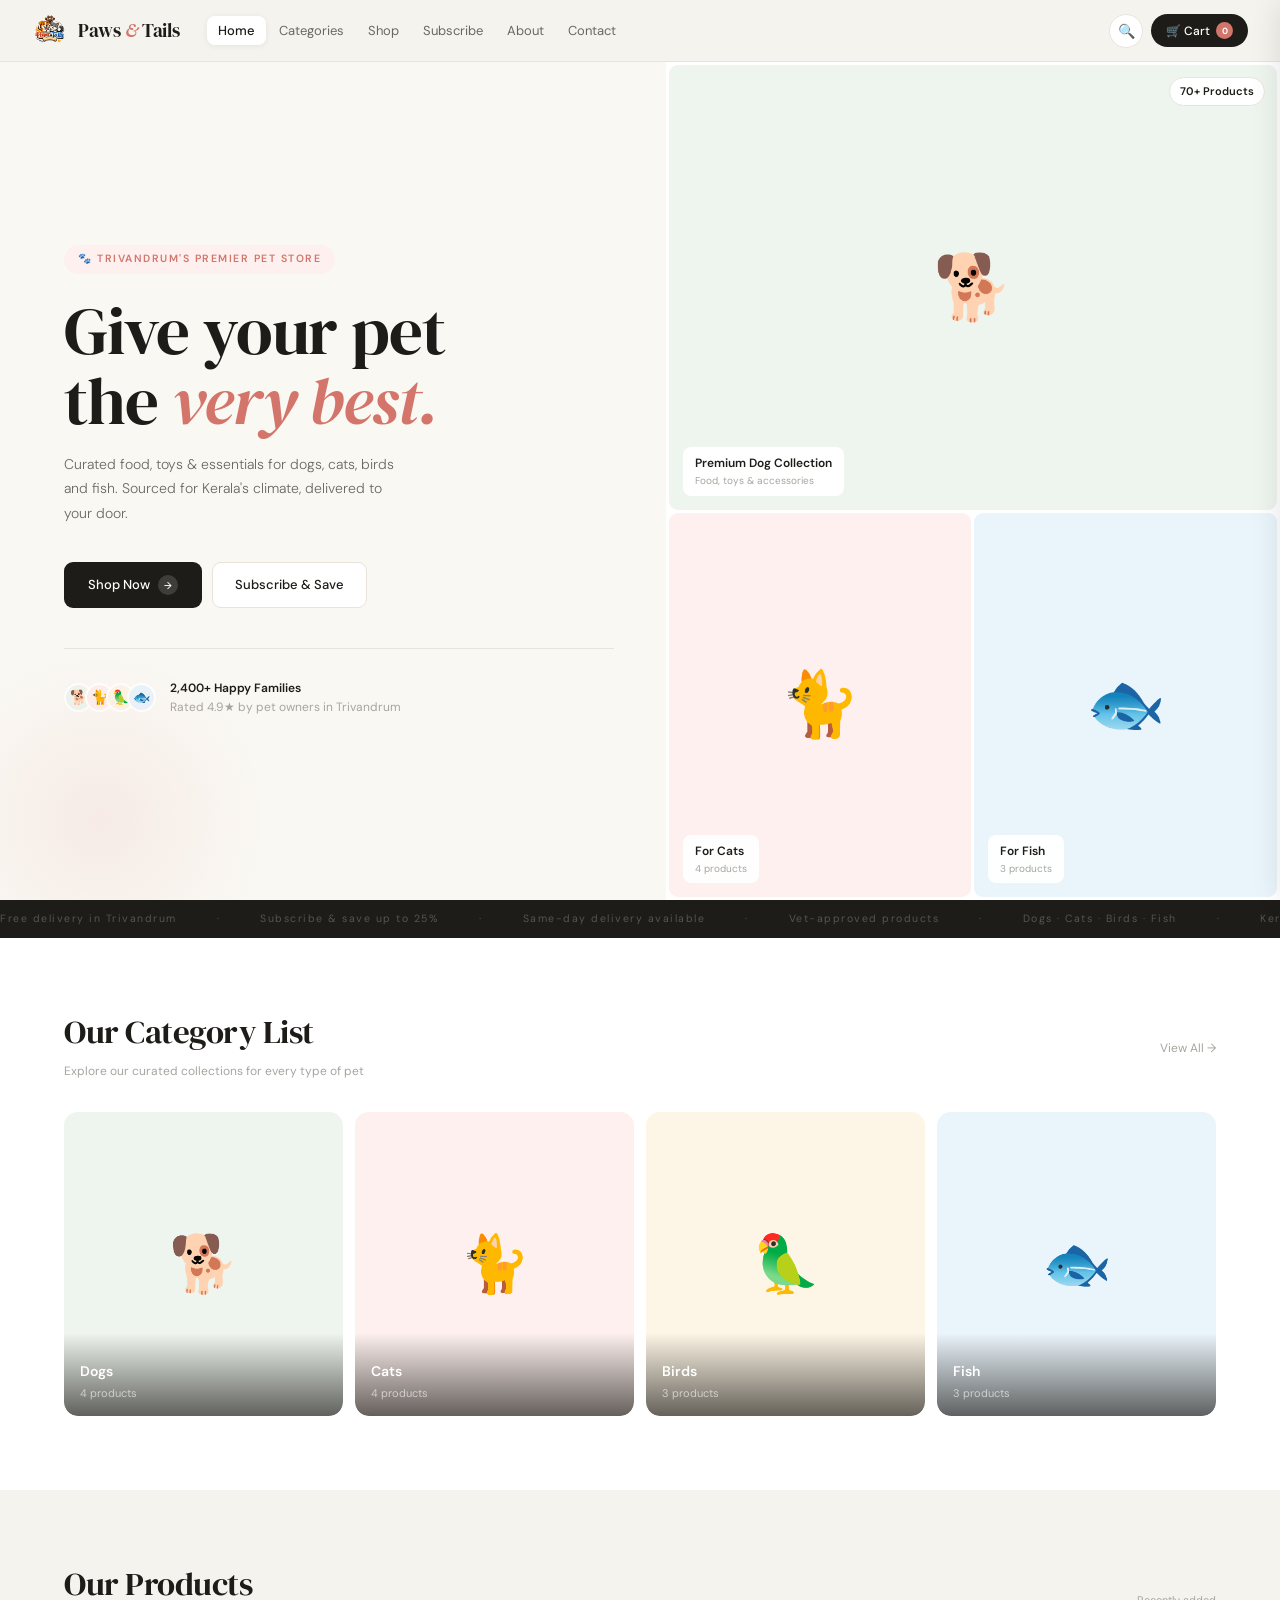
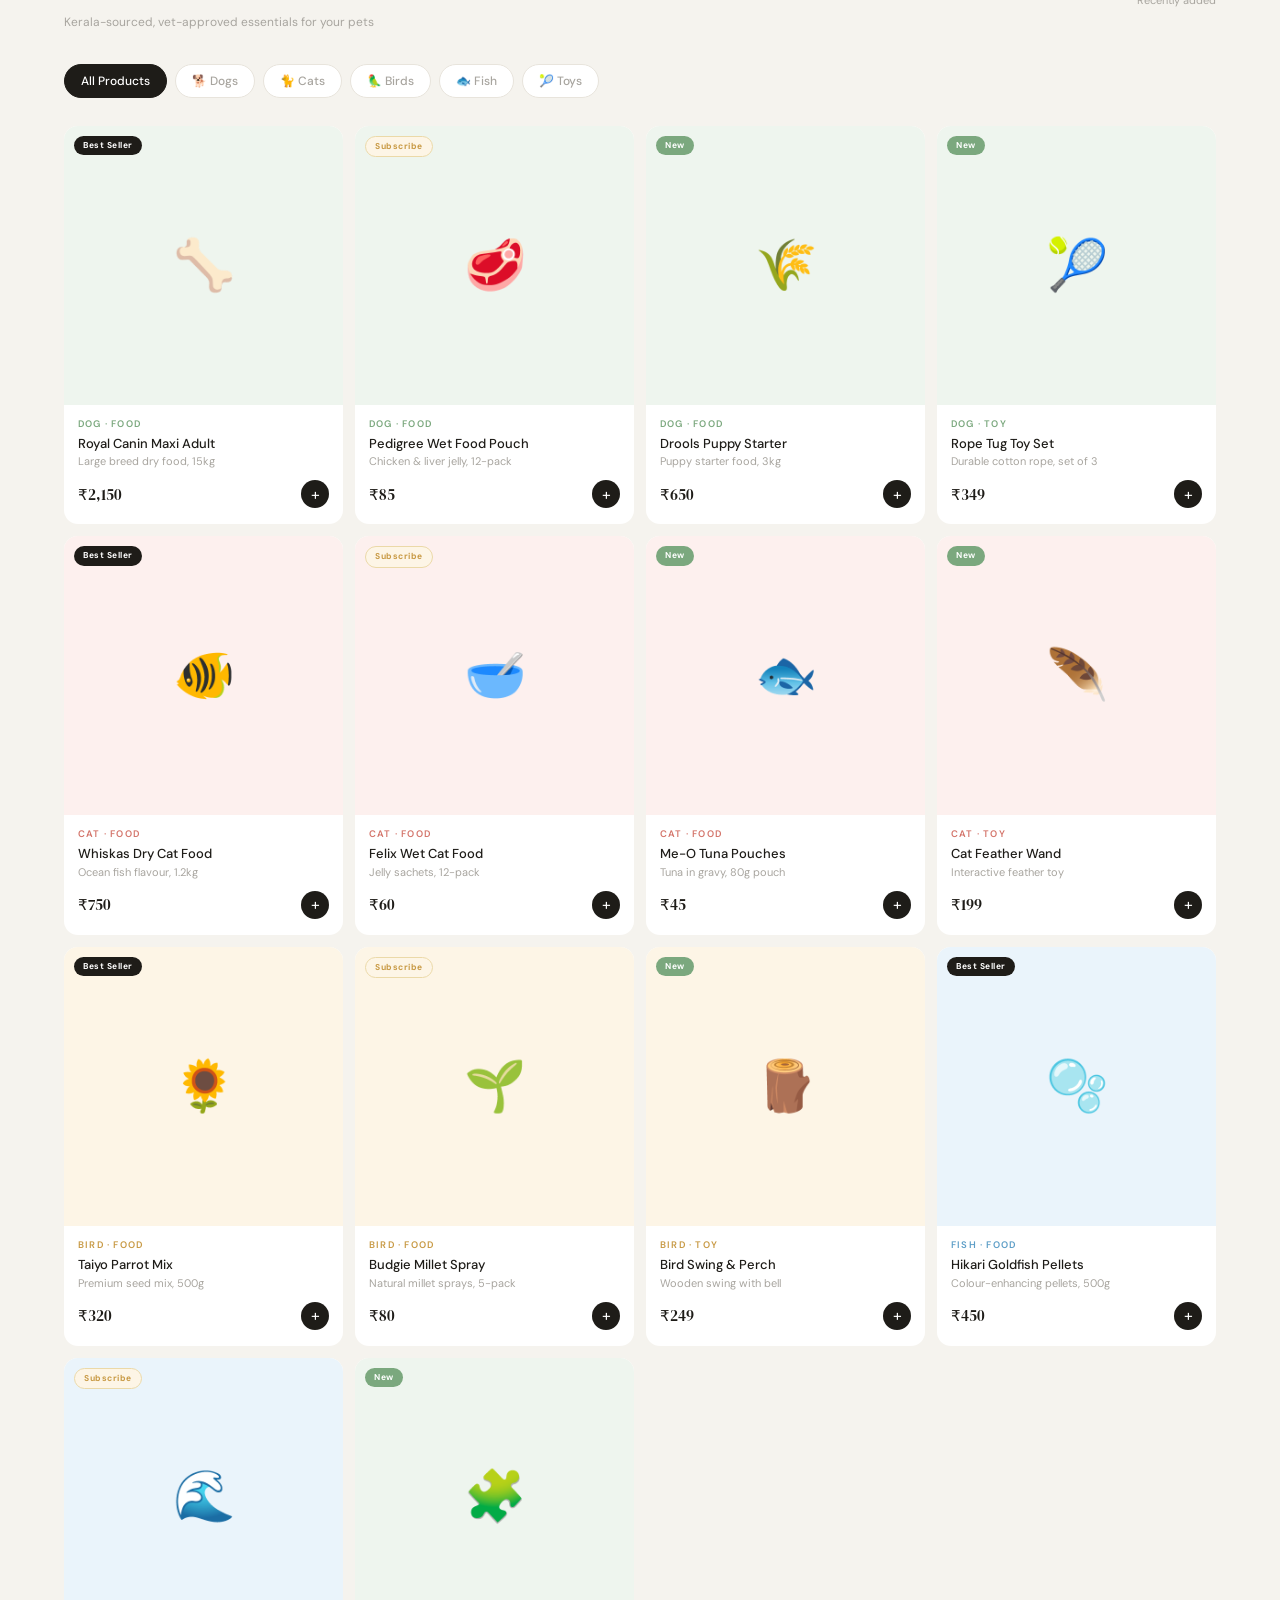
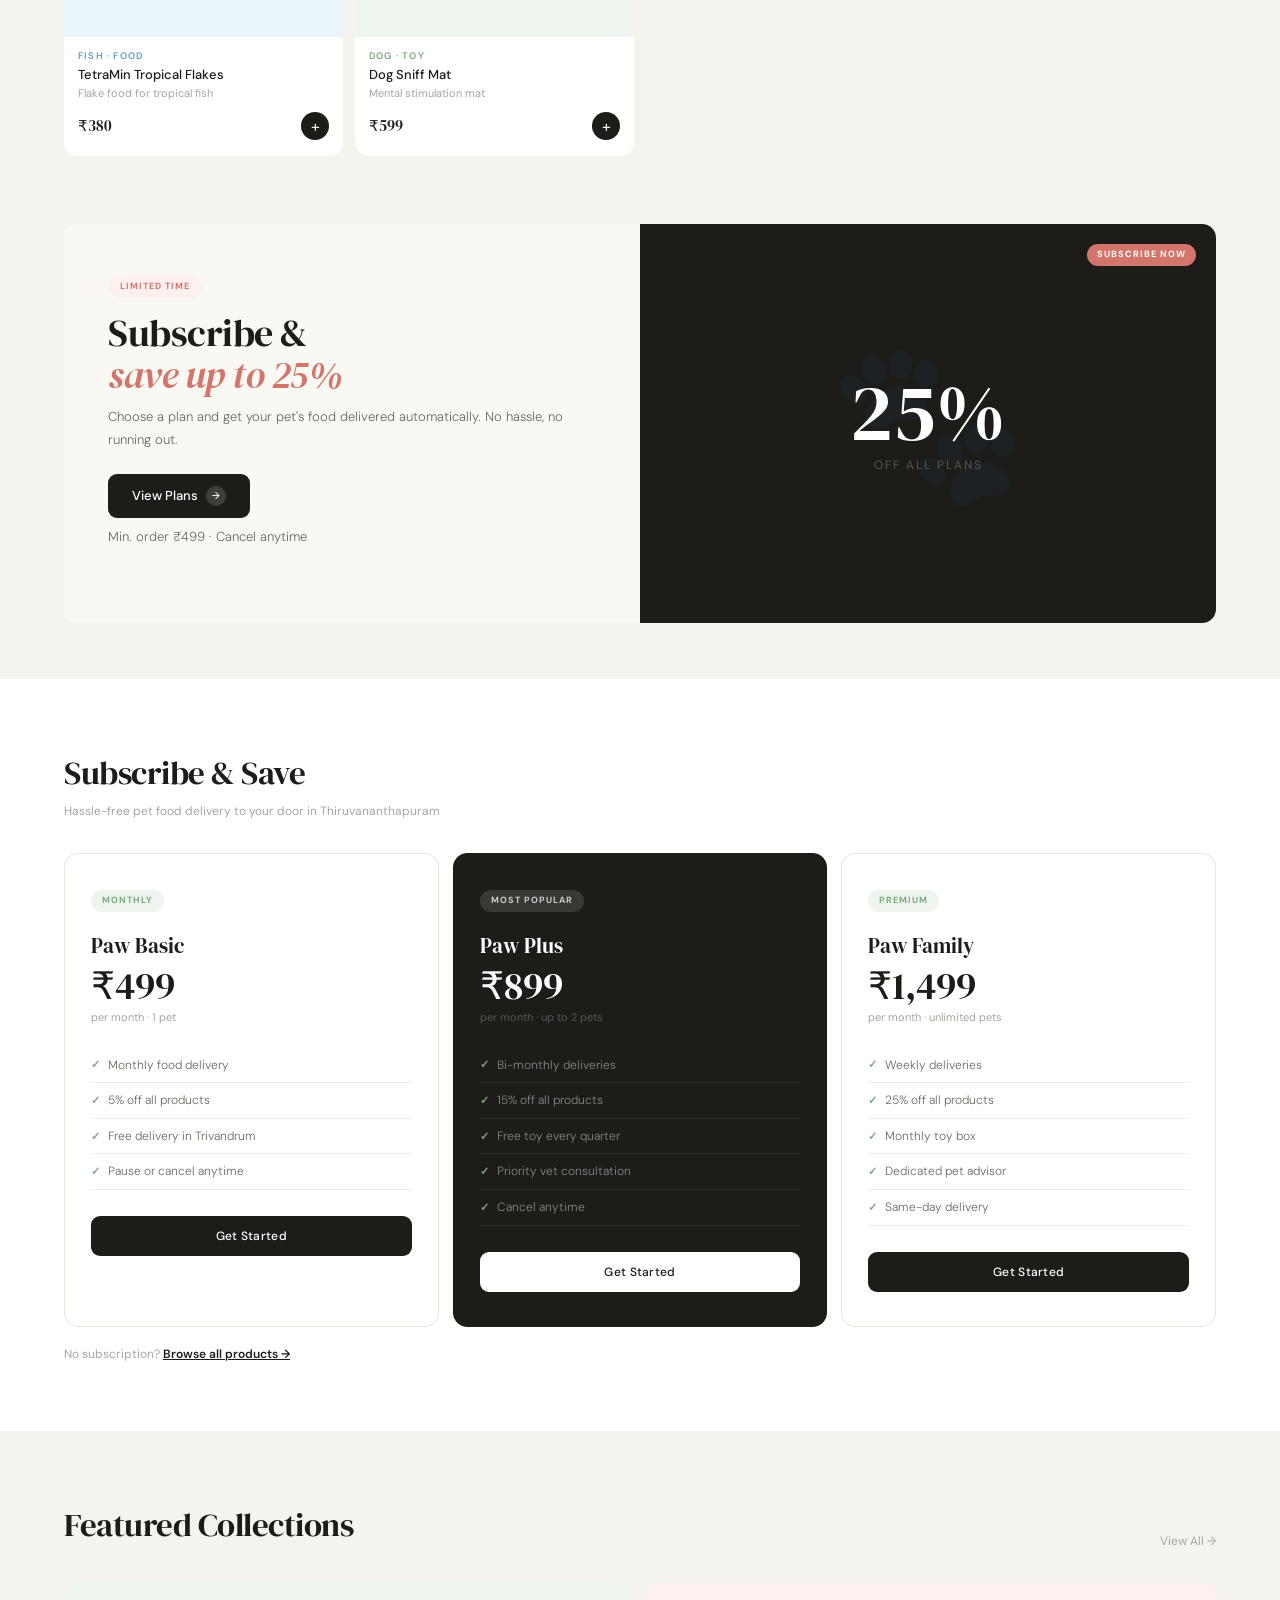
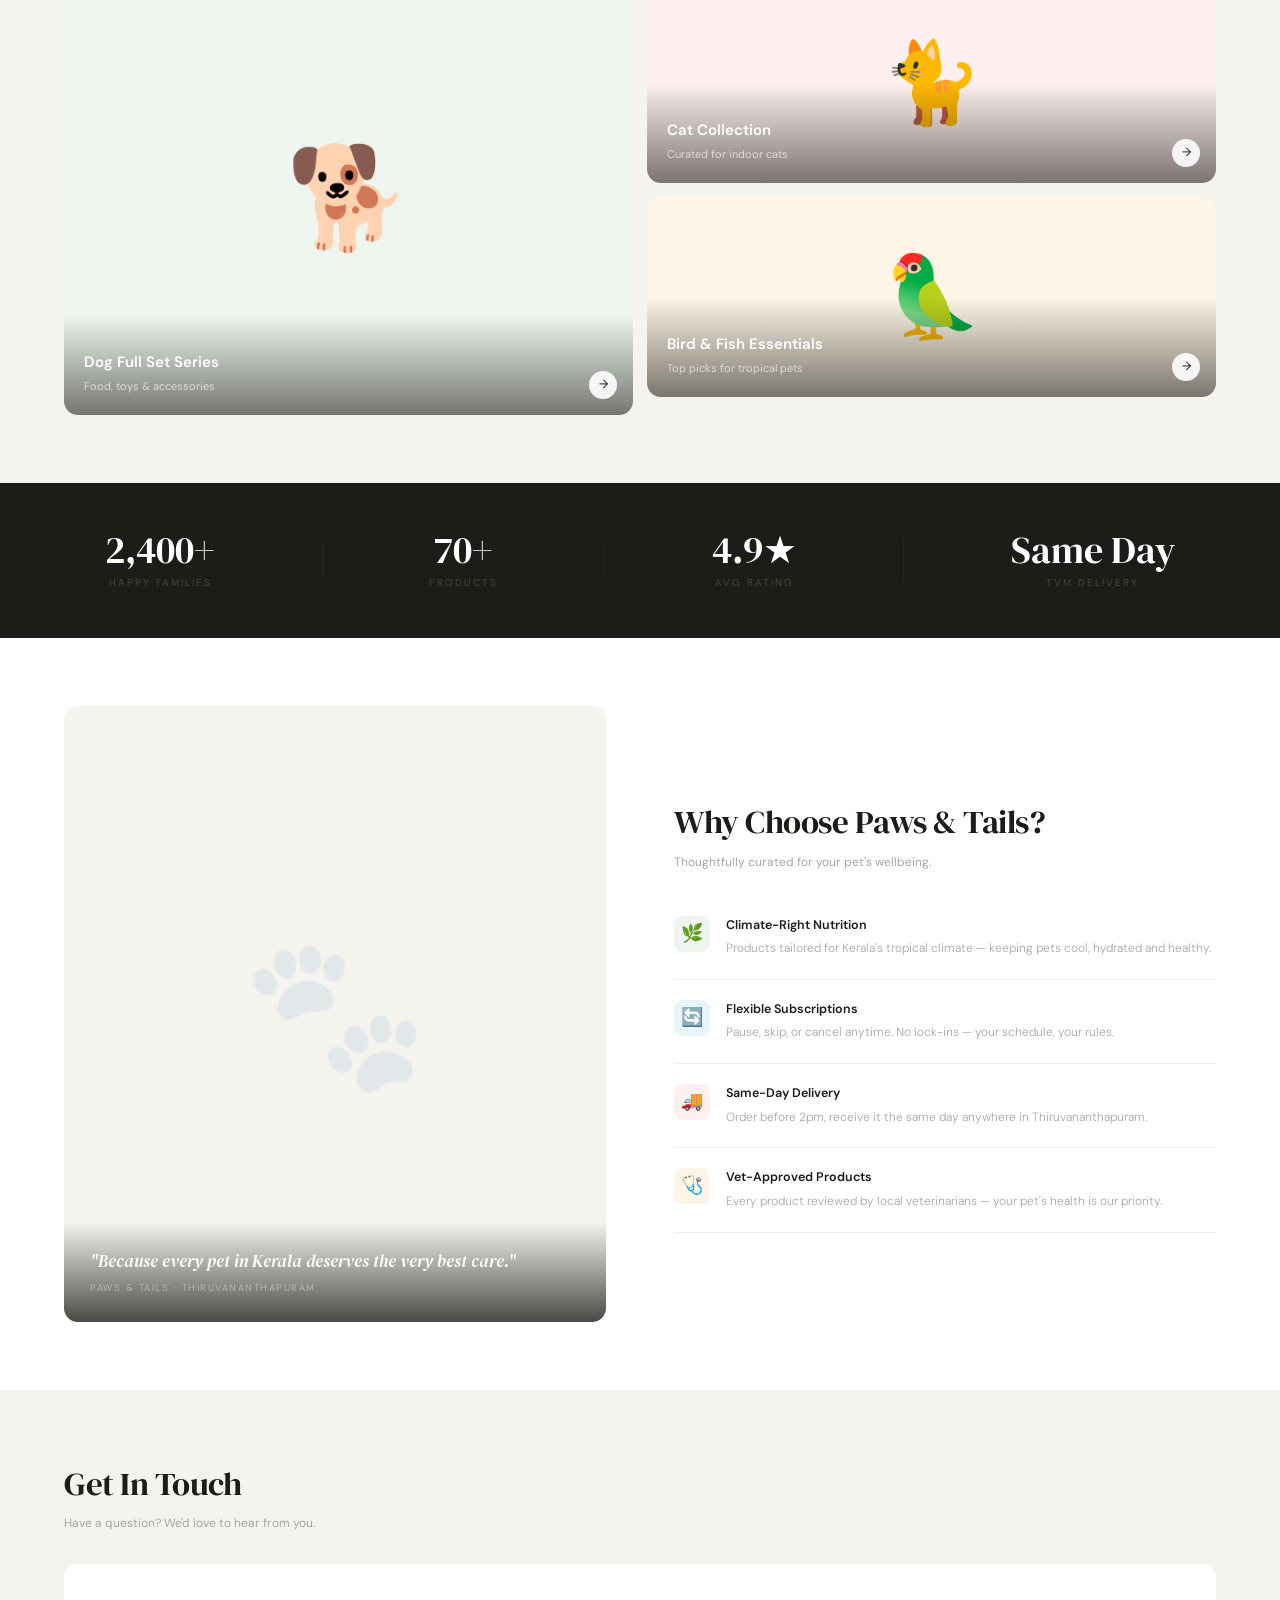
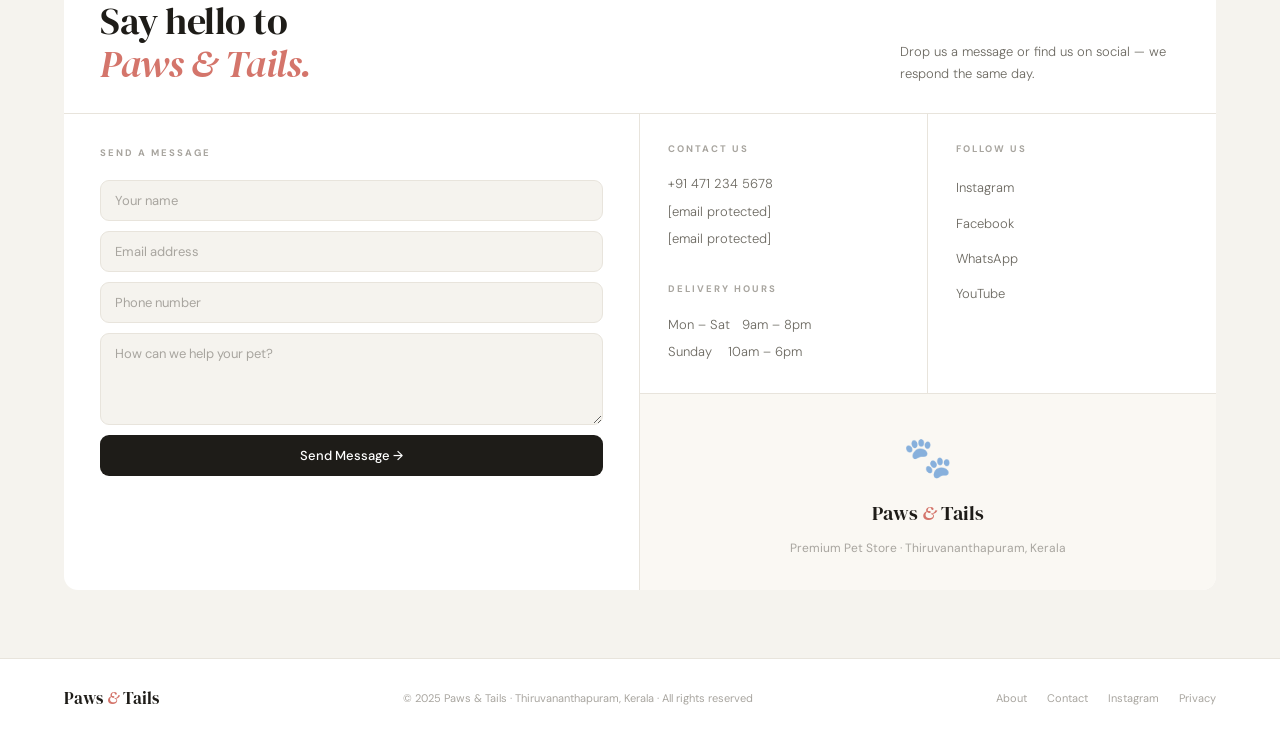
<file: fullcode.html>
<!DOCTYPE html>
<html lang="en">
<head>
<meta charset="UTF-8">
<meta name="viewport" content="width=device-width, initial-scale=1.0">
<title>Paws &amp; Tails — Premium Pet Store, Trivandrum</title>
<link href="https://fonts.googleapis.com/css2?family=DM+Sans:ital,opsz,wght@0,9..40,300;0,9..40,400;0,9..40,500;0,9..40,600;1,9..40,300&family=DM+Serif+Display:ital@0;1&display=swap" rel="stylesheet">
<style>
/* ══════════════════════════════════════════
   ROOT
══════════════════════════════════════════ */
:root{
  --bg:#f5f3ee; --bg2:#faf8f3; --white:#fff;
  --sage:#7ba87e;  --sage-bg:#eef5ee;
  --sky:#5d9ec7;   --sky-bg:#eaf4fb;
  --blush:#d4756b; --blush-bg:#fdf0ee;
  --amber:#c89a45; --amber-bg:#fdf5e6;
  --lav:#8a76c4;   --lav-bg:#f2eff9;
  --ink:#1e1c18;   --ink2:#2e2c28; --ink3:#6b6860; --ink4:#a8a59f;
  --bdr:#e8e4dc;   --bdr2:#f0ede6;
  --nav-h:62px; --r:14px; --rs:9px;
}
*,*::before,*::after{margin:0;padding:0;box-sizing:border-box;}
html{scroll-behavior:smooth;}
body{
  font-family:'DM Sans',sans-serif;
  background:var(--bg);color:var(--ink);
  font-size:14px;line-height:1.55;overflow-x:hidden;
}
a{text-decoration:none;color:inherit;}
button{font-family:'DM Sans',sans-serif;cursor:pointer;}
::-webkit-scrollbar{width:3px;}
::-webkit-scrollbar-thumb{background:var(--bdr);border-radius:2px;}

/* ══════════════════════════════════════════
   INTRO SCREEN
══════════════════════════════════════════ */
#intro{
  position:fixed;inset:0;z-index:9999;
  background:#ffffff;
  display:flex;align-items:center;justify-content:center;
  transition:opacity .6s ease;
}
#intro.fade-out{
  opacity:0;
  pointer-events:none;
}

/* The video wrapper — starts centred, animates to nav position */
#intro-logo-wrap{
  width:240px;
  display:flex;align-items:center;justify-content:center;
  transition:
    width .7s cubic-bezier(.4,0,.2,1),
    transform .7s cubic-bezier(.4,0,.2,1),
    top .7s cubic-bezier(.4,0,.2,1),
    left .7s cubic-bezier(.4,0,.2,1);
  position:relative;
}

/* The intro video */
#intro-video{
  width:100%;
  height:auto;
  display:block;
  object-fit:contain;
}

/* Skip button */
#skip-btn{
  position:absolute;bottom:32px;right:32px;
  padding:9px 20px;background:transparent;
  border:1px solid var(--bdr);border-radius:20px;
  font-size:12px;color:var(--ink4);cursor:pointer;
  transition:all .2s;
}
#skip-btn:hover{border-color:var(--ink4);color:var(--ink);}

/* ══════════════════════════════════════════
   SITE WRAPPER — hidden until intro done
══════════════════════════════════════════ */
#site{
  opacity:0;
  transition:opacity .5s ease;
}
#site.visible{opacity:1;}

/* ══════════════════════════════════════════
   NAVBAR
══════════════════════════════════════════ */
#navbar{
  position:fixed;top:0;left:0;right:0;z-index:600;
  height:var(--nav-h);
  background:rgba(245,243,238,.97);
  backdrop-filter:blur(18px);
  border-bottom:1px solid var(--bdr);
  display:flex;align-items:center;
  padding:0 32px;
  transition:box-shadow .3s;
}
#navbar.scrolled{box-shadow:0 2px 18px rgba(0,0,0,.07);}

/* Logo area — static image + name side by side */
.nav-logo{
  flex-shrink:0;margin-right:28px;
  display:flex;align-items:center;gap:10px;
  text-decoration:none;cursor:pointer;
}
/* ── REPLACE src WITH YOUR LOGO IMAGE FILE PATH ── */
.nav-logo-img{
  height:36px;width:auto;
  object-fit:contain;
  display:block;flex-shrink:0;
}
.nav-logo-text{
  font-family:'DM Serif Display',serif;
  font-size:19px;font-weight:400;
  color:var(--ink);letter-spacing:-.3px;
  white-space:nowrap;
}
.nav-logo-text em{font-style:italic;color:var(--blush);}

.nav-links{display:flex;gap:2px;list-style:none;flex:1;}
.nav-links a{
  font-size:13px;font-weight:400;color:var(--ink3);
  padding:6px 11px;border-radius:8px;white-space:nowrap;
  transition:color .2s,background .2s;
}
.nav-links a:hover{color:var(--ink);background:rgba(0,0,0,.04);}
.nav-links a.active{
  color:var(--ink);font-weight:500;
  background:var(--white);box-shadow:0 1px 6px rgba(0,0,0,.07);
}

.nav-right{display:flex;align-items:center;gap:8px;margin-left:auto;}

/* Desktop search + cart */
.nav-search-btn{
  width:34px;height:34px;border-radius:50%;
  background:var(--white);border:1px solid var(--bdr);
  display:flex;align-items:center;justify-content:center;
  font-size:14px;color:var(--ink3);transition:all .2s;
}
.nav-search-btn:hover{border-color:var(--ink4);color:var(--ink);}
.nav-cart-btn{
  display:flex;align-items:center;gap:6px;
  background:var(--ink);color:var(--white);
  border:none;border-radius:20px;
  padding:8px 15px;font-size:12px;font-weight:500;transition:background .2s;
}
.nav-cart-btn:hover{background:var(--ink2);}
.nav-badge{
  background:var(--blush);color:var(--white);border-radius:50%;
  width:17px;height:17px;display:flex;align-items:center;justify-content:center;
  font-size:9px;font-weight:700;
}

/* ── Mobile icon buttons (hidden on desktop) ── */
.mob-search-icon,.mob-cart-icon{display:none;}
.mob-search-icon{
  width:36px;height:36px;border-radius:10px;
  background:var(--bg);border:1px solid var(--bdr);
  align-items:center;justify-content:center;
  font-size:15px;color:var(--ink3);transition:all .2s;
}
.mob-search-icon:hover{background:var(--white);border-color:var(--ink4);}
.mob-cart-icon{
  position:relative;width:36px;height:36px;border-radius:10px;
  background:var(--ink);border:none;
  align-items:center;justify-content:center;
  font-size:15px;color:var(--white);transition:background .2s;
}
.mob-cart-icon:hover{background:var(--blush);}
.mob-cart-dot{
  position:absolute;top:-5px;right:-5px;
  min-width:17px;height:17px;border-radius:9px;padding:0 4px;
  background:var(--blush);color:var(--white);
  font-size:9px;font-weight:700;
  display:flex;align-items:center;justify-content:center;
  border:2px solid var(--bg);
}

/* ── Hamburger ── */
.hamburger{
  display:none;flex-direction:column;justify-content:center;gap:5px;
  background:none;border:none;padding:0;width:36px;height:36px;
}
.hamburger span{
  display:block;height:1.5px;background:var(--ink);
  border-radius:4px;transition:all .3s;transform-origin:center;
}
.hamburger span:nth-child(1){width:22px;}
.hamburger span:nth-child(2){width:16px;}
.hamburger span:nth-child(3){width:22px;}
.hamburger.open span:nth-child(1){width:22px;transform:rotate(45deg) translate(4.5px,4.5px);}
.hamburger.open span:nth-child(2){opacity:0;transform:scaleX(0);}
.hamburger.open span:nth-child(3){width:22px;transform:rotate(-45deg) translate(4.5px,-4.5px);}

/* ══════════════════════════════════════════
   MOBILE MENU — slides down from top
══════════════════════════════════════════ */
#mob-menu{
  position:fixed;top:0;left:0;right:0;bottom:0;
  z-index:590;background:var(--white);
  transform:translateY(-100%);
  transition:transform .42s cubic-bezier(.4,0,.2,1);
  display:flex;flex-direction:column;
  overflow-y:auto;
}
#mob-menu.open{transform:translateY(0);}

/* Header row inside menu */
.mob-menu-hdr{
  display:flex;align-items:center;justify-content:space-between;
  padding:0 24px;height:var(--nav-h);
  border-bottom:1px solid var(--bdr2);flex-shrink:0;
}
.mob-menu-brand{
  font-family:'DM Serif Display',serif;
  font-size:19px;font-weight:400;color:var(--ink);
}
.mob-menu-brand em{font-style:italic;color:var(--blush);}
.mob-close-btn{
  width:34px;height:34px;border-radius:50%;
  background:var(--bg);border:none;
  display:flex;align-items:center;justify-content:center;
  font-size:16px;color:var(--ink4);transition:all .2s;cursor:pointer;
}
.mob-close-btn:hover{background:var(--ink);color:var(--white);}

/* Nav links */
.mob-nav-body{
  flex:1;padding:8px 24px 20px;
  display:flex;flex-direction:column;
}
.mob-nav-link{
  display:flex;align-items:center;justify-content:space-between;
  padding:17px 0;border-bottom:1px solid var(--bdr2);
  font-family:'DM Serif Display',serif;font-size:26px;font-weight:400;
  color:var(--ink);text-decoration:none;
  transition:color .2s,padding-left .25s;
}
.mob-nav-link:last-of-type{border-bottom:none;}
.mob-nav-link:hover{color:var(--blush);padding-left:8px;}
.mob-nav-arrow{font-size:13px;color:var(--bdr);transition:color .2s,transform .2s;}
.mob-nav-link:hover .mob-nav-arrow{color:var(--blush);transform:translateX(4px);}

/* Footer of menu */
.mob-menu-ftr{
  padding:16px 24px 36px;
  border-top:1px solid var(--bdr2);
  display:flex;flex-direction:column;gap:12px;flex-shrink:0;
}
.mob-cart-full{
  display:flex;align-items:center;justify-content:space-between;
  padding:14px 18px;background:var(--ink);color:var(--white);
  border:none;border-radius:12px;font-size:13px;font-weight:500;
  cursor:pointer;transition:background .2s;width:100%;
}
.mob-cart-full:hover{background:var(--blush);}
.mob-cart-full .mcf-right{font-size:11px;color:rgba(255,255,255,.5);}
.mob-social-row{display:flex;gap:8px;}
.mob-soc-a{
  flex:1;padding:10px 8px;border-radius:10px;
  background:var(--bg);border:1px solid var(--bdr);
  font-size:11px;font-weight:500;color:var(--ink3);
  text-align:center;text-decoration:none;display:block;
  transition:all .2s;
}
.mob-soc-a:hover{background:var(--white);border-color:var(--ink4);color:var(--ink);}

/* ══════════════════════════════════════════
   CART DRAWER
══════════════════════════════════════════ */
#cart-ov{
  position:fixed;inset:0;z-index:700;
  background:rgba(0,0,0,.22);
  opacity:0;pointer-events:none;transition:opacity .3s;
}
#cart-ov.open{opacity:1;pointer-events:all;}
#cart-dr{
  position:fixed;top:0;right:0;bottom:0;z-index:701;
  width:min(390px,100vw);background:var(--white);
  transform:translateX(100%);
  transition:transform .38s cubic-bezier(.4,0,.2,1);
  display:flex;flex-direction:column;
  border-radius:var(--r) 0 0 var(--r);overflow:hidden;
  box-shadow:-4px 0 28px rgba(0,0,0,.09);
}
#cart-dr.open{transform:translateX(0);}
.cdh{
  display:flex;align-items:center;justify-content:space-between;
  padding:20px 22px;border-bottom:1px solid var(--bdr);
}
.cdh h3{font-family:'DM Serif Display',serif;font-size:18px;}
.cdh small{font-size:11px;color:var(--ink4);display:block;margin-top:1px;}
.cdh-x{
  width:30px;height:30px;border-radius:50%;
  background:var(--bg);border:none;
  display:flex;align-items:center;justify-content:center;
  font-size:13px;color:var(--ink3);transition:all .2s;
}
.cdh-x:hover{background:var(--ink);color:var(--white);}
.cdbody{flex:1;overflow-y:auto;padding:14px 22px;}
.c-empty{
  height:100%;display:flex;flex-direction:column;
  align-items:center;justify-content:center;gap:10px;text-align:center;
}
.c-empty .cei{font-size:44px;opacity:.3;}
.c-empty p{font-size:13px;color:var(--ink4);}
.citem{
  display:grid;grid-template-columns:50px 1fr auto;
  gap:11px;padding:13px 0;border-bottom:1px solid var(--bdr2);align-items:start;
}
.citem:last-child{border-bottom:none;}
.cthumb{
  width:50px;height:50px;border-radius:var(--rs);
  display:flex;align-items:center;justify-content:center;font-size:22px;
}
.cnm{font-size:13px;font-weight:500;margin-bottom:2px;line-height:1.3;}
.cmt{font-size:11px;color:var(--ink4);margin-bottom:7px;}
.cqty{display:flex;align-items:center;gap:7px;}
.qb{
  width:22px;height:22px;border-radius:50%;
  background:var(--bg);border:none;
  font-size:14px;font-weight:600;
  display:flex;align-items:center;justify-content:center;transition:background .15s;
}
.qb:hover{background:var(--ink);color:var(--white);}
.qn{font-size:12px;font-weight:600;min-width:15px;text-align:center;}
.csd{display:flex;flex-direction:column;align-items:flex-end;gap:7px;}
.cpr{font-size:13px;font-weight:600;}
.cdel{background:none;border:none;color:var(--bdr);font-size:14px;transition:color .2s;}
.cdel:hover{color:#e44;}
.cfoot{padding:16px 22px;border-top:1px solid var(--bdr);background:var(--bg2);}
.ctr{display:flex;justify-content:space-between;align-items:center;margin-bottom:4px;}
.ctl{font-size:10px;text-transform:uppercase;letter-spacing:1.2px;color:var(--ink4);}
.cta{font-family:'DM Serif Display',serif;font-size:22px;}
.cdeliv{font-size:11px;color:var(--sage);margin-bottom:13px;font-weight:500;}
.ckbtn{
  width:100%;padding:13px;border-radius:10px;
  background:var(--ink);color:var(--white);border:none;
  font-size:13px;font-weight:500;transition:background .2s;
}
.ckbtn:hover{background:var(--ink2);}
.ccbtn{
  width:100%;padding:9px;margin-top:7px;border-radius:10px;
  background:transparent;color:var(--ink4);
  border:1px solid var(--bdr);font-size:12px;transition:all .2s;
}
.ccbtn:hover{border-color:var(--ink4);color:var(--ink);}

/* ══════════════════════════════════════════
   HERO
══════════════════════════════════════════ */
#home{
  min-height:100vh;padding-top:var(--nav-h);
  display:grid;grid-template-columns:52% 48%;
}
.hero-l{
  padding:70px 52px 70px 64px;background:var(--bg2);
  display:flex;flex-direction:column;justify-content:center;
  position:relative;overflow:hidden;
}
.hero-l::after{
  content:'';position:absolute;width:360px;height:360px;
  bottom:-100px;left:-80px;
  background:radial-gradient(circle,rgba(212,117,107,.1) 0%,transparent 65%);
  pointer-events:none;
}
.hero-tag{
  display:inline-flex;align-items:center;gap:8px;
  font-size:10.5px;font-weight:600;letter-spacing:1.5px;text-transform:uppercase;
  color:var(--blush);background:var(--blush-bg);
  padding:6px 14px;border-radius:20px;margin-bottom:22px;width:fit-content;
}
.hero-h1{
  font-family:'DM Serif Display',serif;
  font-size:clamp(40px,5.2vw,68px);font-weight:400;
  line-height:1.05;letter-spacing:-1.2px;margin-bottom:16px;
}
.hero-h1 em{font-style:italic;color:var(--blush);}
.hero-p{
  font-size:14px;color:var(--ink3);line-height:1.78;
  max-width:340px;margin-bottom:36px;font-weight:300;
}
.hero-btns{display:flex;gap:10px;flex-wrap:wrap;}
.btn-ink{
  padding:12px 24px;background:var(--ink);color:var(--white);
  border:none;border-radius:9px;font-size:13px;font-weight:500;
  display:inline-flex;align-items:center;gap:8px;transition:background .2s;
}
.btn-ink:hover{background:var(--ink2);}
.btn-ink .arr{
  width:20px;height:20px;border-radius:50%;
  background:rgba(255,255,255,.15);
  display:flex;align-items:center;justify-content:center;font-size:10px;
}
.btn-out{
  padding:12px 22px;background:var(--white);color:var(--ink);
  border:1px solid var(--bdr);border-radius:9px;
  font-size:13px;font-weight:500;transition:all .2s;display:inline-block;
}
.btn-out:hover{border-color:var(--ink4);}
.hero-trust{
  margin-top:40px;padding-top:30px;
  border-top:1px solid var(--bdr);
  display:flex;align-items:center;gap:14px;
}
.avs{display:flex;}
.av{
  width:29px;height:29px;border-radius:50%;
  border:2px solid var(--white);margin-left:-8px;
  font-size:14px;display:flex;align-items:center;justify-content:center;
}
.av:first-child{margin-left:0;}
.ttxt{font-size:12px;color:var(--ink4);}
.ttxt strong{color:var(--ink);font-weight:600;display:block;}
.hero-r{
  background:var(--white);
  display:grid;grid-template-columns:1fr 1fr;
  grid-template-rows:auto auto;gap:3px;padding:3px;
}
.hcell{
  border-radius:var(--rs);overflow:hidden;
  display:flex;align-items:center;justify-content:center;
  position:relative;cursor:pointer;transition:filter .2s;min-height:180px;
}
.hcell:hover{filter:brightness(.95);}
.hcell:hover .hce{transform:scale(1.08);}
.hcell.sp2{grid-column:1/-1;min-height:240px;}
.hce{font-size:64px;transition:transform .35s;z-index:1;}
.hlbl{
  position:absolute;bottom:14px;left:14px;
  background:rgba(255,255,255,.92);backdrop-filter:blur(8px);
  border-radius:8px;padding:7px 12px;
}
.hlt{font-size:12px;font-weight:600;}
.hls{font-size:10px;color:var(--ink4);}
.hbadge{
  position:absolute;top:12px;right:12px;
  background:var(--white);border-radius:20px;
  padding:5px 10px;font-size:11px;font-weight:600;border:1px solid var(--bdr);
}

/* ══════════════════════════════════════════
   TICKER
══════════════════════════════════════════ */
.ticker{background:var(--ink);padding:11px 0;overflow:hidden;}
.ticker-t{display:flex;gap:40px;animation:tick 26s linear infinite;white-space:nowrap;}
.ticker-t span{font-size:10.5px;font-weight:400;letter-spacing:1.5px;color:#555;flex-shrink:0;}
@keyframes tick{from{transform:translateX(0)}to{transform:translateX(-50%)}}

/* ══════════════════════════════════════════
   SECTION HELPERS
══════════════════════════════════════════ */
.sec{padding:68px 64px;}
.sh{margin-bottom:32px;}
.sh-row{
  display:flex;align-items:flex-end;justify-content:space-between;
  flex-wrap:wrap;gap:8px;margin-bottom:4px;
}
.sh-ttl{
  font-family:'DM Serif Display',serif;
  font-size:clamp(22px,2.6vw,34px);font-weight:400;letter-spacing:-.5px;
}
.sh-sub{font-size:12px;color:var(--ink4);margin-top:4px;}
.sh-lnk{
  font-size:12px;color:var(--ink4);
  display:flex;align-items:center;gap:3px;
  transition:color .2s;white-space:nowrap;
}
.sh-lnk:hover{color:var(--ink);}

/* ══════════════════════════════════════════
   CATEGORIES — ALWAYS 4 IN ONE ROW
══════════════════════════════════════════ */
#categories{background:var(--white);}
.cat-scroll{
  overflow-x:auto;-webkit-overflow-scrolling:touch;padding-bottom:6px;
}
.cat-scroll::-webkit-scrollbar{height:3px;}
.cat-scroll::-webkit-scrollbar-thumb{background:var(--bdr);}
.cat-grid{
  display:grid;
  grid-template-columns:repeat(4,minmax(150px,1fr));
  gap:12px;min-width:640px;
}
.cat-card{
  border-radius:var(--r);overflow:hidden;position:relative;
  aspect-ratio:.92;cursor:pointer;transition:transform .3s,box-shadow .3s;
}
.cat-card:hover{transform:translateY(-5px);box-shadow:0 14px 36px rgba(0,0,0,.11);}
.cat-card:hover .cate{transform:scale(1.12);}
.cat-bg{width:100%;height:100%;display:flex;align-items:center;justify-content:center;}
.cate{font-size:56px;transition:transform .4s;}
.cat-ov{
  position:absolute;bottom:0;left:0;right:0;
  padding:28px 16px 14px;
  background:linear-gradient(transparent,rgba(20,18,14,.65));
  border-radius:0 0 var(--r) var(--r);
}
.cat-nm{font-size:14px;font-weight:600;color:var(--white);}
.cat-ct{font-size:11px;color:rgba(255,255,255,.6);margin-top:2px;}

/* ══════════════════════════════════════════
   PRODUCTS — COMPACT 4-COL
══════════════════════════════════════════ */
#products{background:var(--bg);}
.filter-bar{display:flex;gap:8px;margin-bottom:28px;overflow-x:auto;flex-wrap:nowrap;}
.filter-bar::-webkit-scrollbar{height:0;}
.fp{
  padding:8px 16px;border-radius:20px;
  background:var(--white);border:1px solid var(--bdr);
  font-size:12px;font-weight:500;color:var(--ink4);
  white-space:nowrap;transition:all .2s;
}
.fp:hover{border-color:var(--ink4);color:var(--ink);}
.fp.on{background:var(--ink);color:var(--white);border-color:var(--ink);}
.prod-grid{display:grid;grid-template-columns:repeat(4,1fr);gap:12px;}
.pcard{
  background:var(--white);border-radius:var(--r);overflow:hidden;
  cursor:pointer;transition:transform .25s,box-shadow .25s;
}
.pcard:hover{transform:translateY(-4px);box-shadow:0 10px 30px rgba(0,0,0,.09);z-index:2;}
.pcard:hover .pe{transform:scale(1.09);}
.pimg{
  aspect-ratio:1;display:flex;align-items:center;justify-content:center;
  position:relative;overflow:hidden;
}
.pe{font-size:50px;transition:transform .4s cubic-bezier(.25,.46,.45,.94);}
.pbadge{
  position:absolute;top:10px;left:10px;
  font-size:8.5px;font-weight:700;letter-spacing:.5px;
  padding:3px 9px;border-radius:20px;
}
.b-best{background:var(--ink);color:var(--white);}
.b-new{background:var(--sage);color:var(--white);}
.b-sub{background:var(--amber-bg);color:var(--amber);border:1px solid #ebd9a8;}
.pbody{padding:12px 14px 16px;}
.panim{font-size:9.5px;font-weight:600;letter-spacing:1.2px;text-transform:uppercase;margin-bottom:4px;}
.pnm{font-size:13px;font-weight:500;line-height:1.3;margin-bottom:2px;}
.pds{font-size:11px;color:var(--ink4);margin-bottom:10px;line-height:1.45;}
.pfoot{display:flex;align-items:center;justify-content:space-between;}
.ppr{font-family:'DM Serif Display',serif;font-size:15px;}
.padd{
  width:28px;height:28px;border-radius:50%;
  background:var(--ink);color:var(--white);border:none;
  font-size:16px;display:flex;align-items:center;justify-content:center;
  transition:background .2s;
}
.padd:hover{background:var(--blush);}

/* ══════════════════════════════════════════
   PROMO BANNER
══════════════════════════════════════════ */
.promo{
  background:var(--white);border-radius:var(--r);
  display:grid;grid-template-columns:1fr 1fr;
  overflow:hidden;margin:0 64px 56px;
}
.promo-l{
  padding:52px 44px;background:var(--bg2);
  display:flex;flex-direction:column;justify-content:center;
}
.promo-chip{
  display:inline-block;background:var(--blush-bg);color:var(--blush);
  font-size:9px;font-weight:700;letter-spacing:1px;text-transform:uppercase;
  padding:4px 12px;border-radius:20px;margin-bottom:14px;width:fit-content;
}
.promo-l h3{
  font-family:'DM Serif Display',serif;
  font-size:clamp(26px,3vw,44px);font-weight:400;
  line-height:1.1;letter-spacing:-.5px;margin-bottom:10px;
}
.promo-l h3 em{font-style:italic;color:var(--blush);}
.promo-l p{font-size:13px;color:var(--ink3);line-height:1.75;margin-bottom:22px;font-weight:300;}
.promo-note{font-size:11px;color:var(--ink4);margin-top:8px;}
.promo-r{
  background:var(--ink);position:relative;overflow:hidden;
  min-height:260px;display:flex;align-items:center;justify-content:center;
}
.promo-r::before{
  content:'🐾';position:absolute;top:50%;left:50%;
  transform:translate(-50%,-50%);font-size:160px;opacity:.07;pointer-events:none;
}
.promo-pct-w{text-align:center;position:relative;z-index:1;}
.promo-pct{font-family:'DM Serif Display',serif;font-size:80px;color:var(--white);line-height:1;}
.promo-pct-s{font-size:12px;color:#555;letter-spacing:2px;text-transform:uppercase;margin-top:4px;}
.promo-lbl{
  position:absolute;top:20px;right:20px;
  background:var(--blush);color:var(--white);
  font-size:9px;font-weight:700;letter-spacing:1px;text-transform:uppercase;
  padding:4px 10px;border-radius:20px;
}

/* ══════════════════════════════════════════
   SUBSCRIPTION
══════════════════════════════════════════ */
#subscription{background:var(--white);}
.plans{display:grid;grid-template-columns:repeat(3,1fr);gap:14px;}
.plan{
  border-radius:var(--r);border:1px solid var(--bdr);padding:34px 26px;
  background:var(--white);transition:transform .28s,box-shadow .28s;
}
.plan:hover{transform:translateY(-4px);box-shadow:0 14px 40px rgba(0,0,0,.09);z-index:2;}
.plan.star{background:var(--ink);color:var(--white);border-color:var(--ink);}
.plan-badge{
  display:inline-block;font-size:9px;font-weight:700;
  letter-spacing:1px;text-transform:uppercase;
  padding:4px 11px;border-radius:20px;margin-bottom:18px;
}
.plan:not(.star) .plan-badge{background:var(--sage-bg);color:var(--sage);}
.plan.star .plan-badge{background:rgba(255,255,255,.12);color:rgba(255,255,255,.75);}
.plan-nm{font-family:'DM Serif Display',serif;font-size:21px;margin-bottom:4px;}
.plan-pr{font-family:'DM Serif Display',serif;font-size:38px;line-height:1;}
.plan.star .plan-pr{color:var(--white);}
.plan-mo{font-size:11px;color:var(--ink4);margin-bottom:22px;margin-top:4px;}
.plan.star .plan-mo{color:#555;}
.plan-ul{list-style:none;margin-bottom:26px;}
.plan-ul li{
  display:flex;align-items:center;gap:8px;padding:8px 0;
  border-bottom:1px solid var(--bdr2);
  font-size:12px;font-weight:300;color:var(--ink3);
}
.plan.star .plan-ul li{border-bottom-color:#2a2a27;color:#888;}
.plan-ul li::before{content:'✓';color:var(--sage);font-weight:700;font-size:11px;flex-shrink:0;}
.plan-btn{
  width:100%;padding:12px;border-radius:9px;border:none;
  font-size:12px;font-weight:500;letter-spacing:.3px;transition:all .2s;
}
.plan:not(.star) .plan-btn{background:var(--ink);color:var(--white);}
.plan:not(.star) .plan-btn:hover{background:var(--blush);}
.plan.star .plan-btn{background:var(--white);color:var(--ink);}
.plan.star .plan-btn:hover{background:var(--bg);}

/* ══════════════════════════════════════════
   FEATURED COLLECTIONS
══════════════════════════════════════════ */
#collections{background:var(--bg);}
.coll-grid{display:grid;grid-template-columns:1fr 1fr;gap:14px;}
.cc2{
  border-radius:var(--r);overflow:hidden;position:relative;
  cursor:pointer;transition:transform .28s;
}
.cc2:hover{transform:scale(1.015);}
.cc2.tall{grid-row:span 2;}
.ccimg{width:100%;min-height:200px;display:flex;align-items:center;justify-content:center;}
.cc2.tall .ccimg{min-height:432px;}
.ccov{
  position:absolute;bottom:0;left:0;right:0;
  padding:36px 20px 20px;
  background:linear-gradient(transparent,rgba(15,13,10,.55));
}
.ccov h4{font-size:15px;font-weight:600;color:var(--white);margin-bottom:3px;}
.ccov p{font-size:11px;color:rgba(255,255,255,.65);}
.ccarr{
  position:absolute;bottom:16px;right:16px;
  width:28px;height:28px;border-radius:50%;
  background:rgba(255,255,255,.9);
  display:flex;align-items:center;justify-content:center;
  font-size:12px;color:var(--ink);
}

/* ══════════════════════════════════════════
   STATS BAR
══════════════════════════════════════════ */
.stats{
  background:var(--ink);padding:48px 64px;
  display:flex;justify-content:space-around;flex-wrap:wrap;gap:24px;align-items:center;
}
.si{text-align:center;}
.si-n{font-family:'DM Serif Display',serif;font-size:38px;color:var(--white);line-height:1;}
.si-l{font-size:10px;letter-spacing:2px;text-transform:uppercase;color:#444;margin-top:6px;}
.sdiv{width:1px;height:40px;background:#282520;}

/* ══════════════════════════════════════════
   ABOUT / WHY
══════════════════════════════════════════ */
#about{background:var(--white);}
.about-g{display:grid;grid-template-columns:1fr 1fr;gap:68px;align-items:center;}
.about-img{
  border-radius:var(--r);overflow:hidden;
  background:var(--bg);aspect-ratio:.88;
  display:flex;flex-direction:column;justify-content:flex-end;position:relative;
}
.about-bg-em{
  position:absolute;inset:0;display:flex;align-items:center;justify-content:center;
  font-size:150px;opacity:.08;
}
.about-q-box{
  padding:26px;position:relative;
  background:linear-gradient(transparent,rgba(10,8,5,.72));
}
.about-q{
  font-family:'DM Serif Display',serif;font-size:17px;font-style:italic;
  color:var(--white);line-height:1.55;margin-bottom:7px;
}
.about-attr{font-size:9.5px;letter-spacing:1.5px;text-transform:uppercase;color:rgba(255,255,255,.4);}
.why-list{display:flex;flex-direction:column;}
.wi{display:flex;gap:16px;align-items:flex-start;padding:20px 0;border-bottom:1px solid var(--bdr2);}
.wi-ico{
  width:36px;height:36px;border-radius:9px;flex-shrink:0;
  display:flex;align-items:center;justify-content:center;font-size:18px;
}
.wi-ico.sage{background:var(--sage-bg);}
.wi-ico.sky{background:var(--sky-bg);}
.wi-ico.blush{background:var(--blush-bg);}
.wi-ico.amber{background:var(--amber-bg);}
.wi h4{font-size:12.5px;font-weight:600;margin-bottom:4px;}
.wi p{font-size:12px;color:var(--ink4);line-height:1.65;font-weight:300;}

/* ══════════════════════════════════════════
   CONTACT
══════════════════════════════════════════ */
#contact{background:var(--bg);}
.contact-card{background:var(--white);border-radius:var(--r);overflow:hidden;}
.contact-top{
  padding:36px 36px 28px;
  display:flex;justify-content:space-between;align-items:flex-end;
  flex-wrap:wrap;gap:16px;border-bottom:1px solid var(--bdr);
}
.contact-top h2{
  font-family:'DM Serif Display',serif;
  font-size:clamp(24px,3vw,40px);font-weight:400;letter-spacing:-.5px;line-height:1.1;
}
.contact-top h2 em{font-style:italic;color:var(--blush);}
.contact-top p{font-size:13px;color:var(--ink3);max-width:280px;line-height:1.7;font-weight:300;}

/* 2-col: form LEFT | contact+social RIGHT */
.cgrid{display:grid;grid-template-columns:1fr 1fr;}
.cleft{
  padding:32px 36px;border-right:1px solid var(--bdr);
  display:flex;flex-direction:column;gap:6px;
}
.cleft h4{
  font-size:9.5px;font-weight:700;letter-spacing:2px;
  text-transform:uppercase;color:var(--ink4);margin-bottom:14px;
}
.cform{display:flex;flex-direction:column;gap:10px;}
.cinp{
  background:var(--bg);border:1px solid var(--bdr);border-radius:9px;
  padding:11px 14px;font-size:13px;font-family:'DM Sans',sans-serif;
  color:var(--ink);outline:none;transition:border-color .2s;
}
.cinp:focus{border-color:var(--ink4);}
.cinp::placeholder{color:var(--ink4);}
.csend{
  padding:12px;border-radius:9px;background:var(--ink);color:var(--white);
  border:none;font-size:13px;font-weight:500;transition:background .2s;
}
.csend:hover{background:var(--blush);}

.cright{display:flex;flex-direction:column;}
.cright-top{
  display:grid;grid-template-columns:1fr 1fr;
  border-bottom:1px solid var(--bdr);
}
.cright-col{padding:28px 28px;}
.cright-col:first-child{border-right:1px solid var(--bdr);}
.cright-col h4{
  font-size:9.5px;font-weight:700;letter-spacing:2px;
  text-transform:uppercase;color:var(--ink4);margin-bottom:14px;
}
.cright-col p,.cright-col a{
  font-size:13px;color:var(--ink3);line-height:2.1;
  display:block;font-weight:300;transition:color .2s;
}
.cright-col a:hover{color:var(--ink);}
.soc-link{
  display:flex;align-items:center;gap:8px;
  font-size:13px;color:var(--ink3);padding:4px 0;
  transition:color .2s;font-weight:300;
}
.soc-link:hover{color:var(--ink);}
.soc-dot{width:7px;height:7px;border-radius:50%;flex-shrink:0;}
.cbrand{
  flex:1;background:var(--bg2);
  display:flex;flex-direction:column;align-items:center;justify-content:center;
  gap:10px;padding:32px;text-align:center;min-height:160px;
}
.cbrand-icon{font-size:40px;opacity:.5;}
.cbrand-name{font-family:'DM Serif Display',serif;font-size:20px;font-weight:400;color:var(--ink);}
.cbrand-name em{font-style:italic;color:var(--blush);}
.cbrand-sub{font-size:12px;color:var(--ink4);}

/* ══════════════════════════════════════════
   FOOTER
══════════════════════════════════════════ */
footer{
  background:var(--white);border-top:1px solid var(--bdr);
  padding:26px 64px;
  display:flex;align-items:center;justify-content:space-between;
  flex-wrap:wrap;gap:12px;
}
.fl{font-family:'DM Serif Display',serif;font-size:17px;color:var(--ink);}
.fl em{font-style:italic;color:var(--blush);}
.fc{font-size:11px;color:var(--ink4);}
.flinks{display:flex;gap:20px;}
.flinks a{font-size:11px;color:var(--ink4);transition:color .2s;}
.flinks a:hover{color:var(--ink);}

/* ══════════════════════════════════════════
   TOAST
══════════════════════════════════════════ */
#toast{
  position:fixed;bottom:22px;right:22px;z-index:800;
  background:var(--ink);color:var(--white);
  padding:12px 18px;border-radius:10px;
  font-size:12px;font-weight:500;
  transform:translateY(60px);opacity:0;pointer-events:none;
  transition:all .3s;max-width:280px;line-height:1.4;
  box-shadow:0 4px 24px rgba(0,0,0,.18);
}
#toast.show{transform:translateY(0);opacity:1;}

/* ══════════════════════════════════════════
   SCROLL REVEAL
══════════════════════════════════════════ */
.rv{opacity:0;transform:translateY(16px);transition:opacity .55s ease,transform .55s ease;}
.rv.vis{opacity:1;transform:translateY(0);}

/* ══════════════════════════════════════════
   RESPONSIVE
══════════════════════════════════════════ */
@media(max-width:1100px){
  .prod-grid{grid-template-columns:repeat(3,1fr);}
  .about-g{gap:44px;}
}
@media(max-width:960px){
  /* Navbar: hide desktop nav+buttons, show mobile icons */
  .nav-links{display:none;}
  .nav-search-btn,.nav-cart-btn{display:none;}
  .mob-search-icon,.mob-cart-icon{display:flex;}
  .hamburger{display:flex;}
  #navbar{padding:0 16px;}
  .nav-logo{margin-right:auto;}
  /* Sections */
  .sec{padding:52px 24px;}
  .stats{padding:40px 24px;}
  footer{padding:22px 24px;flex-direction:column;text-align:center;}
  .promo{margin:0 24px 44px;grid-template-columns:1fr;}
}
@media(max-width:768px){
  #home{grid-template-columns:1fr;}
  .hero-l{padding:52px 24px;}
  .hero-r{min-height:240px;}
  .prod-grid{grid-template-columns:repeat(2,1fr);}
  .plans{grid-template-columns:1fr;}
  .about-g{grid-template-columns:1fr;gap:36px;}
  .coll-grid{grid-template-columns:1fr;}
  .cc2.tall{grid-row:auto;}
  .contact-top{flex-direction:column;align-items:flex-start;}
  /* Contact: stack */
  .cgrid{grid-template-columns:1fr;}
  .cleft{border-right:none;border-bottom:1px solid var(--bdr);padding:24px 20px;}
  .cright-top{grid-template-columns:1fr 1fr;}
  .cright-col{padding:20px 16px;}
}
@media(max-width:480px){
  .prod-grid{grid-template-columns:repeat(2,1fr);gap:8px;}
  .hero-btns{flex-direction:column;}
  .sec{padding:44px 16px;}
  .promo{margin:0 16px 36px;}
  .cright-top{grid-template-columns:1fr;}
  .cright-col:first-child{border-right:none;border-bottom:1px solid var(--bdr);}
}

</style>
</head>
<body>

<!-- ══════════════════════════════════════
     INTRO SCREEN
══════════════════════════════════════ -->
<div id="intro">
  <!--
    ╔══════════════════════════════════════════╗
    ║  LOGO VIDEO — INTRO (full-screen centre) ║
    ║  Replace  YOUR_LOGO_VIDEO.mp4  with      ║
    ║  your actual video file path             ║
    ╚══════════════════════════════════════════╝
  -->
  <div id="intro-logo-wrap">
    <video
      id="intro-video"
      src="videos/YOUR_LOGO_VIDEO.mp4"
      autoplay
      muted
      playsinline
      preload="auto"
    ></video>
  </div>
  <button id="skip-btn" onclick="finishIntro()">Skip →</button>
</div>

<!-- ══════════════════════════════════════
     SITE WRAPPER
══════════════════════════════════════ -->
<div id="site">

<!-- ══ MOBILE MENU ══ -->
<div id="mob-menu">
  <!-- Header -->
  <div class="mob-menu-hdr">
    <div class="mob-menu-brand">Paws <em>&amp;</em> Tails</div>
    <button class="mob-close-btn" onclick="closeMob()">✕</button>
  </div>

  <!-- Nav links -->
  <div class="mob-nav-body">
    <a class="mob-nav-link" href="#home"         onclick="closeMob()">Home             <span class="mob-nav-arrow">→</span></a>
    <a class="mob-nav-link" href="#categories"   onclick="closeMob()">Categories       <span class="mob-nav-arrow">→</span></a>
    <a class="mob-nav-link" href="#products"     onclick="closeMob()">Shop             <span class="mob-nav-arrow">→</span></a>
    <a class="mob-nav-link" href="#subscription" onclick="closeMob()">Subscribe        <span class="mob-nav-arrow">→</span></a>
    <a class="mob-nav-link" href="#about"        onclick="closeMob()">About            <span class="mob-nav-arrow">→</span></a>
    <a class="mob-nav-link" href="#contact"      onclick="closeMob()">Contact          <span class="mob-nav-arrow">→</span></a>
  </div>

  <!-- Footer: cart + social -->
  <div class="mob-menu-ftr">
    <button class="mob-cart-full" onclick="closeMob();openCart()">
      <span>🛒 &nbsp;View Cart &nbsp;(<span id="mob-cn">0</span> items)</span>
      <span class="mcf-right">Tap to open →</span>
    </button>
    <div class="mob-social-row">
      <a class="mob-soc-a" href="https://instagram.com" target="_blank">📷 Instagram</a>
      <a class="mob-soc-a" href="https://facebook.com"  target="_blank">👍 Facebook</a>
      <a class="mob-soc-a" href="https://wa.me/914712345678" target="_blank">💬 WhatsApp</a>
    </div>
  </div>
</div>

<!-- ══ NAVBAR ══ -->
<nav id="navbar">
  <!--
    ╔═══════════════════════════════════════════════╗
    ║  NAVBAR LOGO VIDEO (looping, silent)          ║
    ║  Replace  YOUR_LOGO_VIDEO.mp4  with your file ║
    ╚═══════════════════════════════════════════════╝
  -->
  <a class="nav-logo" href="#home">
    <!--
      ╔══════════════════════════════════════╗
      ║  NAVBAR LOGO IMAGE                   ║
      ║  Replace YOUR_LOGO.png with your     ║
      ║  actual logo image file path         ║
      ╚══════════════════════════════════════╝
    -->
    <img
      class="nav-logo-img"
      src="images/YOUR_LOGO.png"
      alt="Paws & Tails Logo"
      onerror="this.style.display='none'"
    />
    <span class="nav-logo-text">Paws <em>&amp;</em> Tails</span>
  </a>

  <ul class="nav-links">
    <li><a href="#home"         data-section="home">Home</a></li>
    <li><a href="#categories"   data-section="categories">Categories</a></li>
    <li><a href="#products"     data-section="products">Shop</a></li>
    <li><a href="#subscription" data-section="subscription">Subscribe</a></li>
    <li><a href="#about"        data-section="about">About</a></li>
    <li><a href="#contact"      data-section="contact">Contact</a></li>
  </ul>

  <div class="nav-right">
    <!-- Desktop -->
    <button class="nav-search-btn" title="Search"
      onclick="document.getElementById('products').scrollIntoView({behavior:'smooth'})">🔍</button>
    <button class="nav-cart-btn" onclick="openCart()">
      🛒 Cart <span class="nav-badge" id="cart-n">0</span>
    </button>
    <!-- Mobile icon-only -->
    <button class="mob-search-icon" title="Search"
      onclick="document.getElementById('products').scrollIntoView({behavior:'smooth'})">🔍</button>
    <button class="mob-cart-icon" onclick="openCart()">
      🛒
      <span class="mob-cart-dot" id="mob-cart-dot">0</span>
    </button>
    <button class="hamburger" id="hbg" onclick="toggleMob()">
      <span></span><span></span><span></span>
    </button>
  </div>
</nav>

<!-- ══ CART OVERLAY + DRAWER ══ -->
<div id="cart-ov" onclick="closeCart()"></div>
<div id="cart-dr">
  <div class="cdh">
    <div>
      <h3>Shopping Cart</h3>
      <small id="cdh-sm">0 items</small>
    </div>
    <button class="cdh-x" onclick="closeCart()">✕</button>
  </div>
  <div class="cdbody" id="cdbody">
    <div class="c-empty"><div class="cei">🛒</div><p>Your cart is empty</p></div>
  </div>
  <div class="cfoot" id="cfoot" style="display:none">
    <div class="ctr">
      <span class="ctl">Subtotal</span>
      <span class="cta" id="ctotal">₹0</span>
    </div>
    <div class="cdeliv">🚚 Free delivery in Thiruvananthapuram</div>
    <button class="ckbtn" onclick="checkout()">Checkout →</button>
    <button class="ccbtn" onclick="closeCart()">Continue Shopping</button>
  </div>
</div>

<!-- ══ HERO ══ -->
<section id="home">
  <div class="hero-l">
    <div class="hero-tag">🐾 Trivandrum's Premier Pet Store</div>
    <h1 class="hero-h1">Give your pet<br>the <em>very best.</em></h1>
    <p class="hero-p">Curated food, toys &amp; essentials for dogs, cats, birds and fish. Sourced for Kerala's climate, delivered to your door.</p>
    <div class="hero-btns">
      <a href="#products" class="btn-ink">Shop Now <span class="arr">→</span></a>
      <a href="#subscription" class="btn-out">Subscribe &amp; Save</a>
    </div>
    <div class="hero-trust">
      <div class="avs">
        <div class="av" style="background:var(--sage-bg)">🐕</div>
        <div class="av" style="background:var(--blush-bg)">🐈</div>
        <div class="av" style="background:var(--amber-bg)">🦜</div>
        <div class="av" style="background:var(--sky-bg)">🐟</div>
      </div>
      <div class="ttxt">
        <strong>2,400+ Happy Families</strong>
        Rated 4.9★ by pet owners in Trivandrum
      </div>
    </div>
  </div>
  <div class="hero-r">
    <div class="hcell sp2" style="background:var(--sage-bg)" onclick="jumpFilter('dog')">
      <span class="hce">🐕</span>
      <div class="hlbl"><div class="hlt">Premium Dog Collection</div><div class="hls">Food, toys &amp; accessories</div></div>
      <div class="hbadge">70+ Products</div>
    </div>
    <div class="hcell" style="background:var(--blush-bg)" onclick="jumpFilter('cat')">
      <span class="hce">🐈</span>
      <div class="hlbl"><div class="hlt">For Cats</div><div class="hls">4 products</div></div>
    </div>
    <div class="hcell" style="background:var(--sky-bg)" onclick="jumpFilter('fish')">
      <span class="hce">🐟</span>
      <div class="hlbl"><div class="hlt">For Fish</div><div class="hls">3 products</div></div>
    </div>
  </div>
</section>

<!-- ══ TICKER ══ -->
<div class="ticker"><div class="ticker-t" id="ticker-t"></div></div>

<!-- ══ CATEGORIES — 4 IN ONE ROW ══ -->
<section class="sec" id="categories" style="background:var(--white)">
  <div class="sh rv">
    <div class="sh-row">
      <h2 class="sh-ttl">Our Category List</h2>
      <a href="#products" class="sh-lnk">View All →</a>
    </div>
    <p class="sh-sub">Explore our curated collections for every type of pet</p>
  </div>
  <div class="cat-scroll">
    <div class="cat-grid">
      <div class="cat-card rv" onclick="jumpFilter('dog')">
        <div class="cat-bg" style="background:var(--sage-bg)"><span class="cate">🐕</span></div>
        <div class="cat-ov"><div class="cat-nm">Dogs</div><div class="cat-ct">4 products</div></div>
      </div>
      <div class="cat-card rv" onclick="jumpFilter('cat')" style="transition-delay:.07s">
        <div class="cat-bg" style="background:var(--blush-bg)"><span class="cate">🐈</span></div>
        <div class="cat-ov"><div class="cat-nm">Cats</div><div class="cat-ct">4 products</div></div>
      </div>
      <div class="cat-card rv" onclick="jumpFilter('bird')" style="transition-delay:.14s">
        <div class="cat-bg" style="background:var(--amber-bg)"><span class="cate">🦜</span></div>
        <div class="cat-ov"><div class="cat-nm">Birds</div><div class="cat-ct">3 products</div></div>
      </div>
      <div class="cat-card rv" onclick="jumpFilter('fish')" style="transition-delay:.21s">
        <div class="cat-bg" style="background:var(--sky-bg)"><span class="cate">🐟</span></div>
        <div class="cat-ov"><div class="cat-nm">Fish</div><div class="cat-ct">3 products</div></div>
      </div>
    </div>
  </div>
</section>

<!-- ══ PRODUCTS ══ -->
<section class="sec" id="products">
  <div class="sh rv">
    <div class="sh-row">
      <h2 class="sh-ttl">Our Products</h2>
      <span class="sh-sub" style="font-size:11px">Recently added</span>
    </div>
    <p class="sh-sub">Kerala-sourced, vet-approved essentials for your pets</p>
  </div>
  <div class="filter-bar">
    <button class="fp on" onclick="applyF('all',this)">All Products</button>
    <button class="fp" onclick="applyF('dog',this)">🐕 Dogs</button>
    <button class="fp" onclick="applyF('cat',this)">🐈 Cats</button>
    <button class="fp" onclick="applyF('bird',this)">🦜 Birds</button>
    <button class="fp" onclick="applyF('fish',this)">🐟 Fish</button>
    <button class="fp" onclick="applyF('toy',this)">🎾 Toys</button>
  </div>
  <div class="prod-grid" id="prod-grid"></div>
</section>

<!-- ══ PROMO BANNER ══ -->
<div class="promo rv">
  <div class="promo-l">
    <div class="promo-chip">Limited Time</div>
    <h3>Subscribe &amp;<br><em>save up to 25%</em></h3>
    <p>Choose a plan and get your pet's food delivered automatically. No hassle, no running out.</p>
    <a href="#subscription" class="btn-ink" style="width:fit-content">View Plans <span class="arr">→</span></a>
    <p class="promo-note">Min. order ₹499 · Cancel anytime</p>
  </div>
  <div class="promo-r">
    <div class="promo-pct-w">
      <div class="promo-pct">25%</div>
      <div class="promo-pct-s">Off All Plans</div>
    </div>
    <div class="promo-lbl">Subscribe Now</div>
  </div>
</div>

<!-- ══ SUBSCRIPTION ══ -->
<section class="sec" id="subscription" style="background:var(--white)">
  <div class="sh rv">
    <div class="sh-row"><h2 class="sh-ttl">Subscribe &amp; Save</h2></div>
    <p class="sh-sub">Hassle-free pet food delivery to your door in Thiruvananthapuram</p>
  </div>
  <div class="plans">
    <div class="plan rv">
      <div class="plan-badge">Monthly</div>
      <div class="plan-nm">Paw Basic</div>
      <div class="plan-pr">₹499</div>
      <div class="plan-mo">per month · 1 pet</div>
      <ul class="plan-ul">
        <li>Monthly food delivery</li>
        <li>5% off all products</li>
        <li>Free delivery in Trivandrum</li>
        <li>Pause or cancel anytime</li>
      </ul>
      <button class="plan-btn" onclick="subPick('Basic','₹499')">Get Started</button>
    </div>
    <div class="plan star rv" style="transition-delay:.1s">
      <div class="plan-badge">Most Popular</div>
      <div class="plan-nm">Paw Plus</div>
      <div class="plan-pr">₹899</div>
      <div class="plan-mo">per month · up to 2 pets</div>
      <ul class="plan-ul">
        <li>Bi-monthly deliveries</li>
        <li>15% off all products</li>
        <li>Free toy every quarter</li>
        <li>Priority vet consultation</li>
        <li>Cancel anytime</li>
      </ul>
      <button class="plan-btn" onclick="subPick('Plus','₹899')">Get Started</button>
    </div>
    <div class="plan rv" style="transition-delay:.2s">
      <div class="plan-badge">Premium</div>
      <div class="plan-nm">Paw Family</div>
      <div class="plan-pr">₹1,499</div>
      <div class="plan-mo">per month · unlimited pets</div>
      <ul class="plan-ul">
        <li>Weekly deliveries</li>
        <li>25% off all products</li>
        <li>Monthly toy box</li>
        <li>Dedicated pet advisor</li>
        <li>Same-day delivery</li>
      </ul>
      <button class="plan-btn" onclick="subPick('Family','₹1,499')">Get Started</button>
    </div>
  </div>
  <p style="margin-top:18px;font-size:12px;color:var(--ink4)">No subscription? <a href="#products" style="color:var(--ink);font-weight:600;text-decoration:underline">Browse all products →</a></p>
</section>

<!-- ══ FEATURED COLLECTIONS ══ -->
<section class="sec" id="collections">
  <div class="sh rv">
    <div class="sh-row">
      <h2 class="sh-ttl">Featured Collections</h2>
      <a href="#products" class="sh-lnk">View All →</a>
    </div>
  </div>
  <div class="coll-grid">
    <div class="cc2 tall rv" onclick="jumpFilter('dog')">
      <div class="ccimg" style="background:var(--sage-bg);min-height:432px"><span style="font-size:100px">🐕</span></div>
      <div class="ccov"><h4>Dog Full Set Series</h4><p>Food, toys &amp; accessories</p></div>
      <div class="ccarr">→</div>
    </div>
    <div style="display:flex;flex-direction:column;gap:14px">
      <div class="cc2 rv" onclick="jumpFilter('cat')" style="transition-delay:.1s">
        <div class="ccimg" style="background:var(--blush-bg);min-height:200px"><span style="font-size:80px">🐈</span></div>
        <div class="ccov"><h4>Cat Collection</h4><p>Curated for indoor cats</p></div>
        <div class="ccarr">→</div>
      </div>
      <div class="cc2 rv" onclick="jumpFilter('bird')" style="transition-delay:.2s">
        <div class="ccimg" style="background:var(--amber-bg);min-height:200px"><span style="font-size:80px">🦜</span></div>
        <div class="ccov"><h4>Bird &amp; Fish Essentials</h4><p>Top picks for tropical pets</p></div>
        <div class="ccarr">→</div>
      </div>
    </div>
  </div>
</section>

<!-- ══ STATS ══ -->
<div class="stats">
  <div class="si rv"><div class="si-n">2,400+</div><div class="si-l">Happy Families</div></div>
  <div class="sdiv"></div>
  <div class="si rv"><div class="si-n">70+</div><div class="si-l">Products</div></div>
  <div class="sdiv"></div>
  <div class="si rv"><div class="si-n">4.9★</div><div class="si-l">Avg Rating</div></div>
  <div class="sdiv"></div>
  <div class="si rv"><div class="si-n">Same Day</div><div class="si-l">TVM Delivery</div></div>
</div>

<!-- ══ ABOUT ══ -->
<section class="sec" id="about" style="background:var(--white)">
  <div class="about-g">
    <div class="about-img rv">
      <div class="about-bg-em">🐾</div>
      <div class="about-q-box">
        <p class="about-q">"Because every pet in Kerala deserves the very best care."</p>
        <p class="about-attr">Paws &amp; Tails · Thiruvananthapuram</p>
      </div>
    </div>
    <div>
      <div class="sh rv" style="margin-bottom:24px">
        <div class="sh-ttl">Why Choose Paws &amp; Tails?</div>
        <p class="sh-sub" style="margin-top:6px">Thoughtfully curated for your pet's wellbeing.</p>
      </div>
      <div class="why-list">
        <div class="wi rv">
          <div class="wi-ico sage">🌿</div>
          <div><h4>Climate-Right Nutrition</h4><p>Products tailored for Kerala's tropical climate — keeping pets cool, hydrated and healthy.</p></div>
        </div>
        <div class="wi rv" style="transition-delay:.08s">
          <div class="wi-ico sky">🔄</div>
          <div><h4>Flexible Subscriptions</h4><p>Pause, skip, or cancel anytime. No lock-ins — your schedule, your rules.</p></div>
        </div>
        <div class="wi rv" style="transition-delay:.16s">
          <div class="wi-ico blush">🚚</div>
          <div><h4>Same-Day Delivery</h4><p>Order before 2pm, receive it the same day anywhere in Thiruvananthapuram.</p></div>
        </div>
        <div class="wi rv" style="transition-delay:.24s">
          <div class="wi-ico amber">🩺</div>
          <div><h4>Vet-Approved Products</h4><p>Every product reviewed by local veterinarians — your pet's health is our priority.</p></div>
        </div>
      </div>
    </div>
  </div>
</section>

<!-- ══ CONTACT ══ -->
<section class="sec" id="contact">
  <div class="sh rv">
    <div class="sh-row"><h2 class="sh-ttl">Get In Touch</h2></div>
    <p class="sh-sub">Have a question? We'd love to hear from you.</p>
  </div>
  <div class="contact-card rv">
    <div class="contact-top">
      <h2>Say hello to<br><em>Paws &amp; Tails.</em></h2>
      <p>Drop us a message or find us on social — we respond the same day.</p>
    </div>
    <div class="cgrid">
      <!-- LEFT: Message form -->
      <div class="cleft">
        <h4>Send a Message</h4>
        <div class="cform">
          <input  class="cinp" type="text"  id="cn" placeholder="Your name">
          <input  class="cinp" type="email" id="ce" placeholder="Email address">
          <input  class="cinp" type="tel"   id="cp" placeholder="Phone number">
          <textarea class="cinp" id="cm" rows="4" placeholder="How can we help your pet?" style="resize:vertical"></textarea>
          <button class="csend" onclick="sendMsg()">Send Message →</button>
        </div>
      </div>
      <!-- RIGHT: Contact + Social -->
      <div class="cright">
        <div class="cright-top">
          <div class="cright-col">
            <h4>Contact Us</h4>
            <a href="tel:+914712345678">+91 471 234 5678</a>
            <a href="/cdn-cgi/l/email-protection#2c44494040436c5c4d5b5f4d4248584d45405f024542"><span class="__cf_email__" data-cfemail="274f424b4b48675746505446494353464e4b54094e49">[email&#160;protected]</span></a>
            <a href="/cdn-cgi/l/email-protection#c9a6bbadacbbba89b9a8bebaa8a7adbda8a0a5bae7a0a7"><span class="__cf_email__" data-cfemail="325d40565740417242534541535c5646535b5e411c5b5c">[email&#160;protected]</span></a>
            <br>
            <h4 style="margin-top:8px">Delivery Hours</h4>
            <p>Mon – Sat &nbsp;&nbsp;9am – 8pm</p>
            <p>Sunday &nbsp;&nbsp;&nbsp;10am – 6pm</p>
          </div>
          <div class="cright-col">
            <h4>Follow Us</h4>
            <a href="https://instagram.com" target="_blank" class="soc-link">
              <span class="soc-dot" style="background:#e1306c"></span>Instagram
            </a>
            <a href="https://facebook.com" target="_blank" class="soc-link">
              <span class="soc-dot" style="background:#1877f2"></span>Facebook
            </a>
            <a href="https://wa.me/914712345678" target="_blank" class="soc-link">
              <span class="soc-dot" style="background:#25d366"></span>WhatsApp
            </a>
            <a href="https://youtube.com" target="_blank" class="soc-link">
              <span class="soc-dot" style="background:#ff0000"></span>YouTube
            </a>
          </div>
        </div>
        <div class="cbrand">
          <div class="cbrand-icon">🐾</div>
          <div class="cbrand-name">Paws <em>&amp;</em> Tails</div>
          <div class="cbrand-sub">Premium Pet Store · Thiruvananthapuram, Kerala</div>
        </div>
      </div>
    </div>
  </div>
</section>

<!-- ══ FOOTER ══ -->
<footer>
  <div class="fl">Paws <em>&amp;</em> Tails</div>
  <div class="fc">© 2025 Paws &amp; Tails · Thiruvananthapuram, Kerala · All rights reserved</div>
  <div class="flinks">
    <a href="#about">About</a>
    <a href="#contact">Contact</a>
    <a href="https://instagram.com" target="_blank">Instagram</a>
    <a href="#">Privacy</a>
  </div>
</footer>

</div><!-- /site -->

<div id="toast"></div>



<script>
/* ══════════════════════
   INTRO ANIMATION
══════════════════════ */
(function(){
  const intro = document.getElementById('intro');
  const video = document.getElementById('intro-video');
  const site  = document.getElementById('site');

  function finishIntro(){
    if(video){ video.pause(); }
    intro.classList.add('fade-out');
    site.classList.add('visible');
    setTimeout(()=>{ intro.style.display='none'; }, 700);
  }

  // Expose to HTML onclick (skip button)
  window.finishIntro = finishIntro;

  if(video){
    video.addEventListener('loadedmetadata', ()=>{
      // Clamp to 5 seconds max
      video.play().catch(()=>{});
    });

    // Stop at 5 seconds
    video.addEventListener('timeupdate', ()=>{
      if(video.currentTime >= 5){ finishIntro(); }
    });

    // Also finish if video ends before 5s
    video.addEventListener('ended', finishIntro);

    // If video can't load, skip after 500ms
    video.addEventListener('error', ()=>setTimeout(finishIntro, 500));

    // Hard fallback: always proceed after 6s
    setTimeout(finishIntro, 6000);
  } else {
    setTimeout(finishIntro, 300);
  }
})();

/* ══════════════════════
   PRODUCTS DATA
══════════════════════ */
const AC = {
  dog: {bg:'var(--sage-bg)', text:'var(--sage)'},
  cat: {bg:'var(--blush-bg)',text:'var(--blush)'},
  bird:{bg:'var(--amber-bg)',text:'var(--amber)'},
  fish:{bg:'var(--sky-bg)',  text:'var(--sky)'},
};
const PRODS = [
  {id:1, name:'Royal Canin Maxi Adult',   animal:'dog', type:'food',em:'🦴',price:2150,badge:'best',bl:'Best Seller',desc:'Large breed dry food, 15kg'},
  {id:2, name:'Pedigree Wet Food Pouch',  animal:'dog', type:'food',em:'🥩',price:85,  badge:'sub', bl:'Subscribe',  desc:'Chicken & liver jelly, 12-pack'},
  {id:3, name:'Drools Puppy Starter',     animal:'dog', type:'food',em:'🌾',price:650, badge:'new', bl:'New',        desc:'Puppy starter food, 3kg'},
  {id:4, name:'Rope Tug Toy Set',         animal:'dog', type:'toy', em:'🎾',price:349, badge:'new', bl:'New',        desc:'Durable cotton rope, set of 3'},
  {id:5, name:'Whiskas Dry Cat Food',     animal:'cat', type:'food',em:'🐠',price:750, badge:'best',bl:'Best Seller',desc:'Ocean fish flavour, 1.2kg'},
  {id:6, name:'Felix Wet Cat Food',       animal:'cat', type:'food',em:'🥣',price:60,  badge:'sub', bl:'Subscribe',  desc:'Jelly sachets, 12-pack'},
  {id:7, name:'Me-O Tuna Pouches',        animal:'cat', type:'food',em:'🐟',price:45,  badge:'new', bl:'New',        desc:'Tuna in gravy, 80g pouch'},
  {id:8, name:'Cat Feather Wand',         animal:'cat', type:'toy', em:'🪶',price:199, badge:'new', bl:'New',        desc:'Interactive feather toy'},
  {id:9, name:'Taiyo Parrot Mix',         animal:'bird',type:'food',em:'🌻',price:320, badge:'best',bl:'Best Seller',desc:'Premium seed mix, 500g'},
  {id:10,name:'Budgie Millet Spray',      animal:'bird',type:'food',em:'🌱',price:80,  badge:'sub', bl:'Subscribe',  desc:'Natural millet sprays, 5-pack'},
  {id:11,name:'Bird Swing & Perch',       animal:'bird',type:'toy', em:'🪵',price:249, badge:'new', bl:'New',        desc:'Wooden swing with bell'},
  {id:12,name:'Hikari Goldfish Pellets',  animal:'fish',type:'food',em:'🫧',price:450, badge:'best',bl:'Best Seller',desc:'Colour-enhancing pellets, 500g'},
  {id:13,name:'TetraMin Tropical Flakes', animal:'fish',type:'food',em:'🌊',price:380, badge:'sub', bl:'Subscribe',  desc:'Flake food for tropical fish'},
  {id:14,name:'Dog Sniff Mat',            animal:'dog', type:'toy', em:'🧩',price:599, badge:'new', bl:'New',        desc:'Mental stimulation mat'},
];

/* ══════════════════════
   CART
══════════════════════ */
let cart = [];
const fmt = n => '₹' + n.toLocaleString('en-IN');

function addToCart(id){
  const p = PRODS.find(x=>x.id===id);
  if(!p) return;
  const ex = cart.find(x=>x.id===id);
  if(ex) ex.qty++; else cart.push({...p,qty:1});
  syncCart();
  showToast(`✓ ${p.name} added to cart`);
  openCart();
}
function removeFromCart(id){
  cart = cart.filter(x=>x.id!==id);
  syncCart(); renderCart();
}
function chgQty(id,d){
  const item = cart.find(x=>x.id===id);
  if(!item) return;
  item.qty += d;
  if(item.qty<=0){ removeFromCart(id); return; }
  syncCart(); renderCart();
}
function syncCart(){
  const n = cart.reduce((s,x)=>s+x.qty,0);
  document.getElementById('cart-n').textContent       = n;
  document.getElementById('mob-cn').textContent       = n;
  document.getElementById('mob-cart-dot').textContent = n;
  document.getElementById('cdh-sm').textContent       = `${n} item${n!==1?'s':''}`;
  renderCart();
}
function renderCart(){
  const body = document.getElementById('cdbody');
  const foot = document.getElementById('cfoot');
  if(!cart.length){
    body.innerHTML=`<div class="c-empty"><div class="cei">🛒</div><p>Your cart is empty</p></div>`;
    foot.style.display='none'; return;
  }
  foot.style.display='block';
  document.getElementById('ctotal').textContent = fmt(cart.reduce((s,x)=>s+x.price*x.qty,0));
  body.innerHTML = cart.map(item=>{
    const col = AC[item.animal]?.bg||'var(--bg)';
    return `
    <div class="citem">
      <div class="cthumb" style="background:${col}">${item.em}</div>
      <div>
        <div class="cnm">${item.name}</div>
        <div class="cmt">${item.desc}</div>
        <div class="cqty">
          <button class="qb" onclick="chgQty(${item.id},-1)">−</button>
          <span class="qn">${item.qty}</span>
          <button class="qb" onclick="chgQty(${item.id},1)">+</button>
        </div>
      </div>
      <div class="csd">
        <button class="cdel" onclick="removeFromCart(${item.id})">✕</button>
        <div class="cpr">${fmt(item.price*item.qty)}</div>
      </div>
    </div>`;
  }).join('');
}
function openCart(){
  document.getElementById('cart-dr').classList.add('open');
  document.getElementById('cart-ov').classList.add('open');
  document.body.style.overflow='hidden';
}
function closeCart(){
  document.getElementById('cart-dr').classList.remove('open');
  document.getElementById('cart-ov').classList.remove('open');
  document.body.style.overflow='';
}
function checkout(){
  if(!cart.length){ showToast('Cart is empty!'); return; }
  const t=cart.reduce((s,x)=>s+x.price*x.qty,0);
  cart=[]; syncCart(); closeCart();
  showToast(`🎉 Order placed! Total: ${fmt(t)}. We'll call to confirm.`);
}

/* ══════════════════════
   PRODUCTS RENDER
══════════════════════ */
function renderProds(filter){
  const list = filter==='all' ? PRODS
    : filter==='toy' ? PRODS.filter(p=>p.type==='toy')
    : PRODS.filter(p=>p.animal===filter);
  const g = document.getElementById('prod-grid');
  g.innerHTML = list.map(p=>{
    const col = AC[p.animal]||{bg:'var(--bg)',text:'var(--ink4)'};
    return `
    <div class="pcard">
      <div class="pimg" style="background:${col.bg}">
        <div class="pe">${p.em}</div>
        <div class="pbadge b-${p.badge}">${p.bl}</div>
      </div>
      <div class="pbody">
        <div class="panim" style="color:${col.text}">${p.animal} · ${p.type}</div>
        <div class="pnm">${p.name}</div>
        <div class="pds">${p.desc}</div>
        <div class="pfoot">
          <div class="ppr">${fmt(p.price)}</div>
          <button class="padd" onclick="addToCart(${p.id})">+</button>
        </div>
      </div>
    </div>`;
  }).join('');
  setTimeout(()=>{
    g.querySelectorAll('.pcard').forEach((el,i)=>{
      el.style.cssText=`opacity:0;transform:translateY(12px);transition:opacity .3s ${i*30}ms ease,transform .3s ${i*30}ms ease`;
      requestAnimationFrame(()=>{el.style.opacity='1';el.style.transform='translateY(0)';});
    });
  },10);
}
function applyF(filter,btn){
  document.querySelectorAll('.fp').forEach(b=>b.classList.remove('on'));
  if(btn) btn.classList.add('on');
  renderProds(filter);
}
function jumpFilter(animal){
  document.getElementById('products').scrollIntoView({behavior:'smooth',block:'start'});
  setTimeout(()=>{
    const btn=[...document.querySelectorAll('.fp')].find(b=>b.textContent.toLowerCase().includes(animal));
    applyF(animal,btn);
  },500);
}

/* ══════════════════════
   SUBSCRIPTION
══════════════════════ */
function subPick(plan,price){
  showToast(`✓ ${plan} plan — ${price}/month selected!`);
}

/* ══════════════════════
   CONTACT FORM
══════════════════════ */
function sendMsg(){
  const n=document.getElementById('cn').value.trim();
  const e=document.getElementById('ce').value.trim();
  if(!n||!e){ showToast('Please fill name & email.'); return; }
  ['cn','ce','cp','cm'].forEach(id=>document.getElementById(id).value='');
  showToast('✉️ Message sent! We\'ll reply within a few hours.');
}

/* ══════════════════════
   MOBILE MENU
══════════════════════ */
function toggleMob(){
  const m=document.getElementById('mob-menu');
  const h=document.getElementById('hbg');
  const opening=!m.classList.contains('open');
  m.classList.toggle('open');
  h.classList.toggle('open');
  document.body.style.overflow=opening?'hidden':'';
}
function closeMob(){
  document.getElementById('mob-menu').classList.remove('open');
  document.getElementById('hbg').classList.remove('open');
  document.body.style.overflow='';
}

/* ══════════════════════
   TOAST
══════════════════════ */
let tt;
function showToast(msg){
  const el=document.getElementById('toast');
  el.textContent=msg; el.classList.add('show');
  clearTimeout(tt); tt=setTimeout(()=>el.classList.remove('show'),3000);
}

/* ══════════════════════
   TICKER
══════════════════════ */
const tData=[
  'Free delivery in Trivandrum','·','Subscribe & save up to 25%','·',
  'Same-day delivery available','·','Vet-approved products','·',
  'Dogs · Cats · Birds · Fish','·','Kerala\'s favourite pet store','·',
  'Free delivery in Trivandrum','·','Subscribe & save up to 25%','·',
  'Same-day delivery available','·','Vet-approved products','·',
  'Dogs · Cats · Birds · Fish','·','Kerala\'s favourite pet store','·',
];
document.getElementById('ticker-t').innerHTML=tData.map(t=>`<span>${t}</span>`).join('');

/* ══════════════════════
   ACTIVE NAV + SMOOTH SCROLL
══════════════════════ */
const SECS=['home','categories','products','subscription','collections','about','contact'];
function updateActive(){
  const y=window.scrollY+80; let cur='home';
  SECS.forEach(id=>{ const el=document.getElementById(id); if(el&&el.offsetTop<=y) cur=id; });
  document.querySelectorAll('.nav-links a').forEach(a=>{
    a.classList.toggle('active', a.getAttribute('data-section')===cur);
  });
}
window.addEventListener('scroll',()=>{
  document.getElementById('navbar').classList.toggle('scrolled',window.scrollY>10);
  updateActive();
},{passive:true});
document.querySelectorAll('a[href^="#"]').forEach(a=>{
  a.addEventListener('click',e=>{
    const t=document.querySelector(a.getAttribute('href'));
    if(t){
      e.preventDefault();
      const navH=parseInt(getComputedStyle(document.documentElement).getPropertyValue('--nav-h'))||62;
      window.scrollTo({top:t.getBoundingClientRect().top+window.scrollY-navH,behavior:'smooth'});
    }
  });
});

/* ══════════════════════
   SCROLL REVEAL
══════════════════════ */
const obs=new IntersectionObserver(es=>{
  es.forEach(e=>{ if(e.isIntersecting) e.target.classList.add('vis'); });
},{threshold:.1});
document.querySelectorAll('.rv').forEach(el=>obs.observe(el));

/* ══════════════════════
   RESIZE
══════════════════════ */
window.addEventListener('resize',()=>{ if(window.innerWidth>960) closeMob(); });

/* ══════════════════════
   INIT
══════════════════════ */
renderProds('all');
updateActive();

</script>
</body>
</html>
</file>
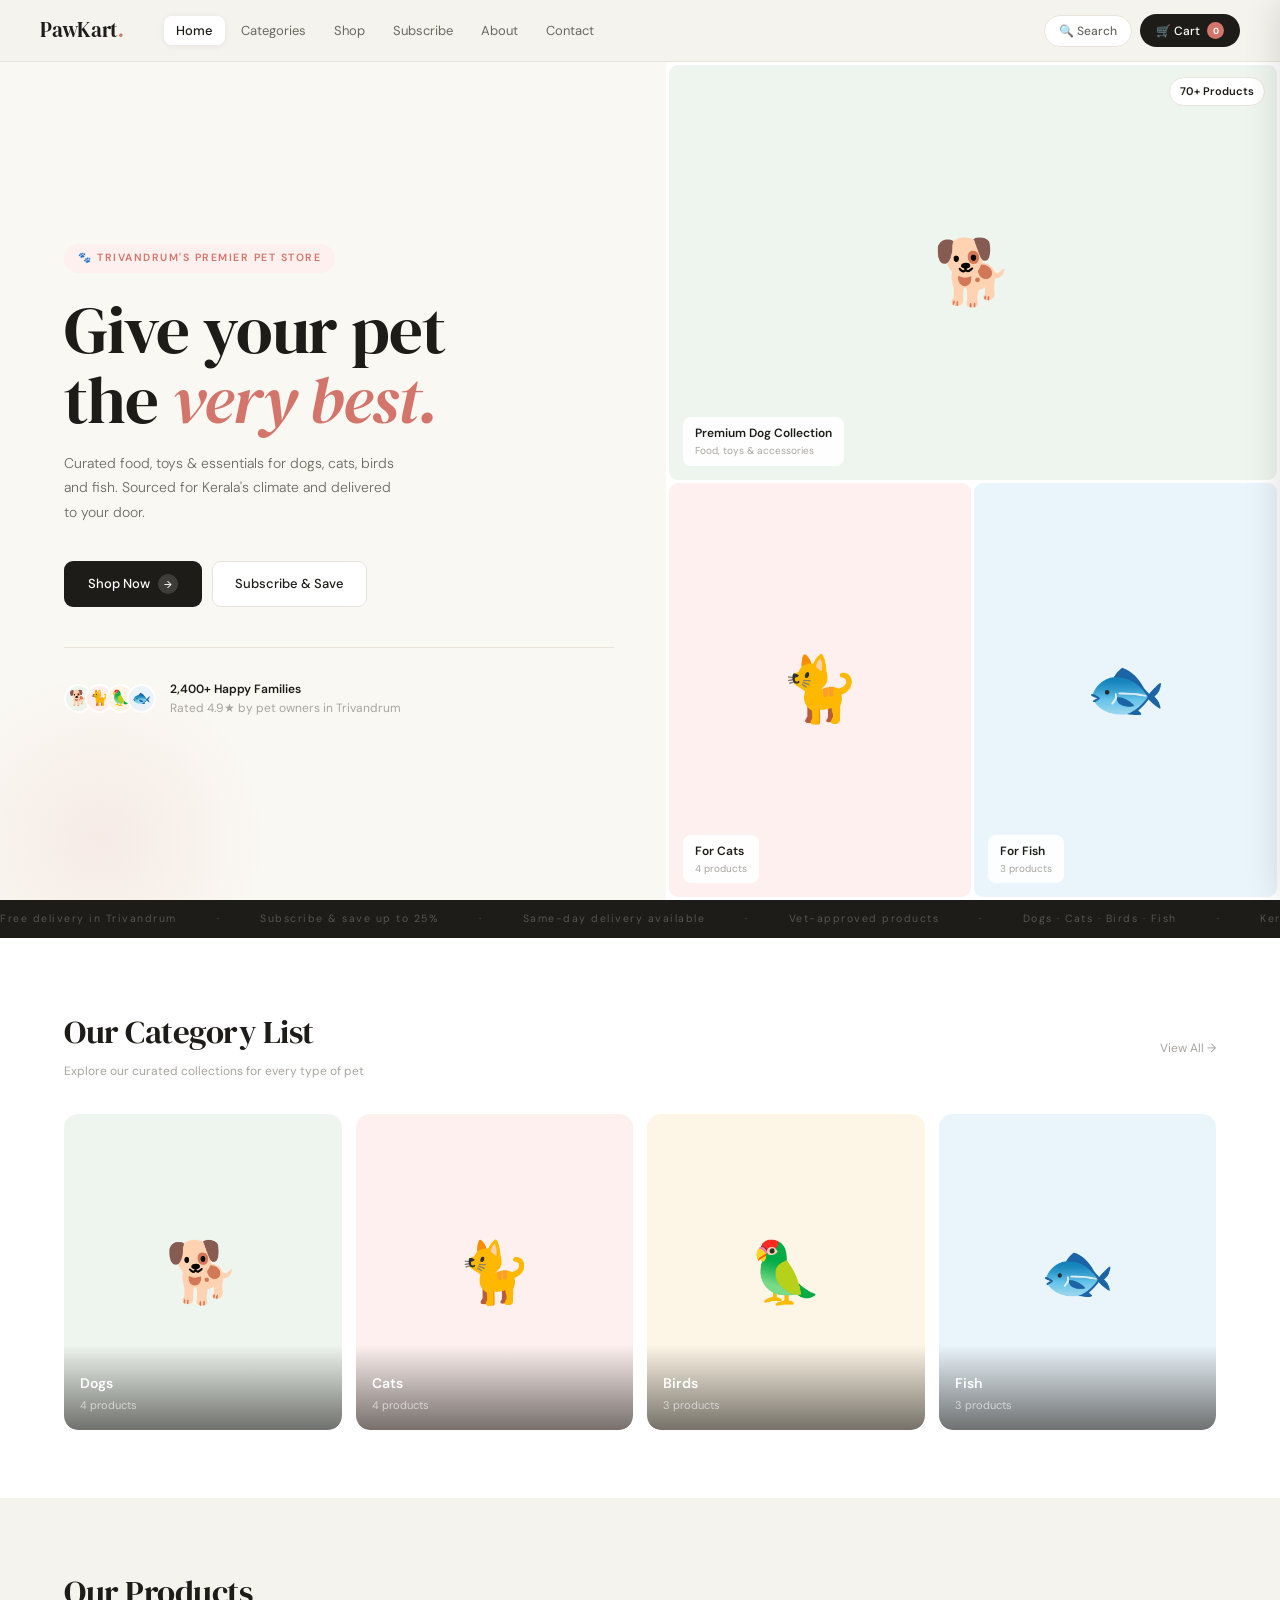
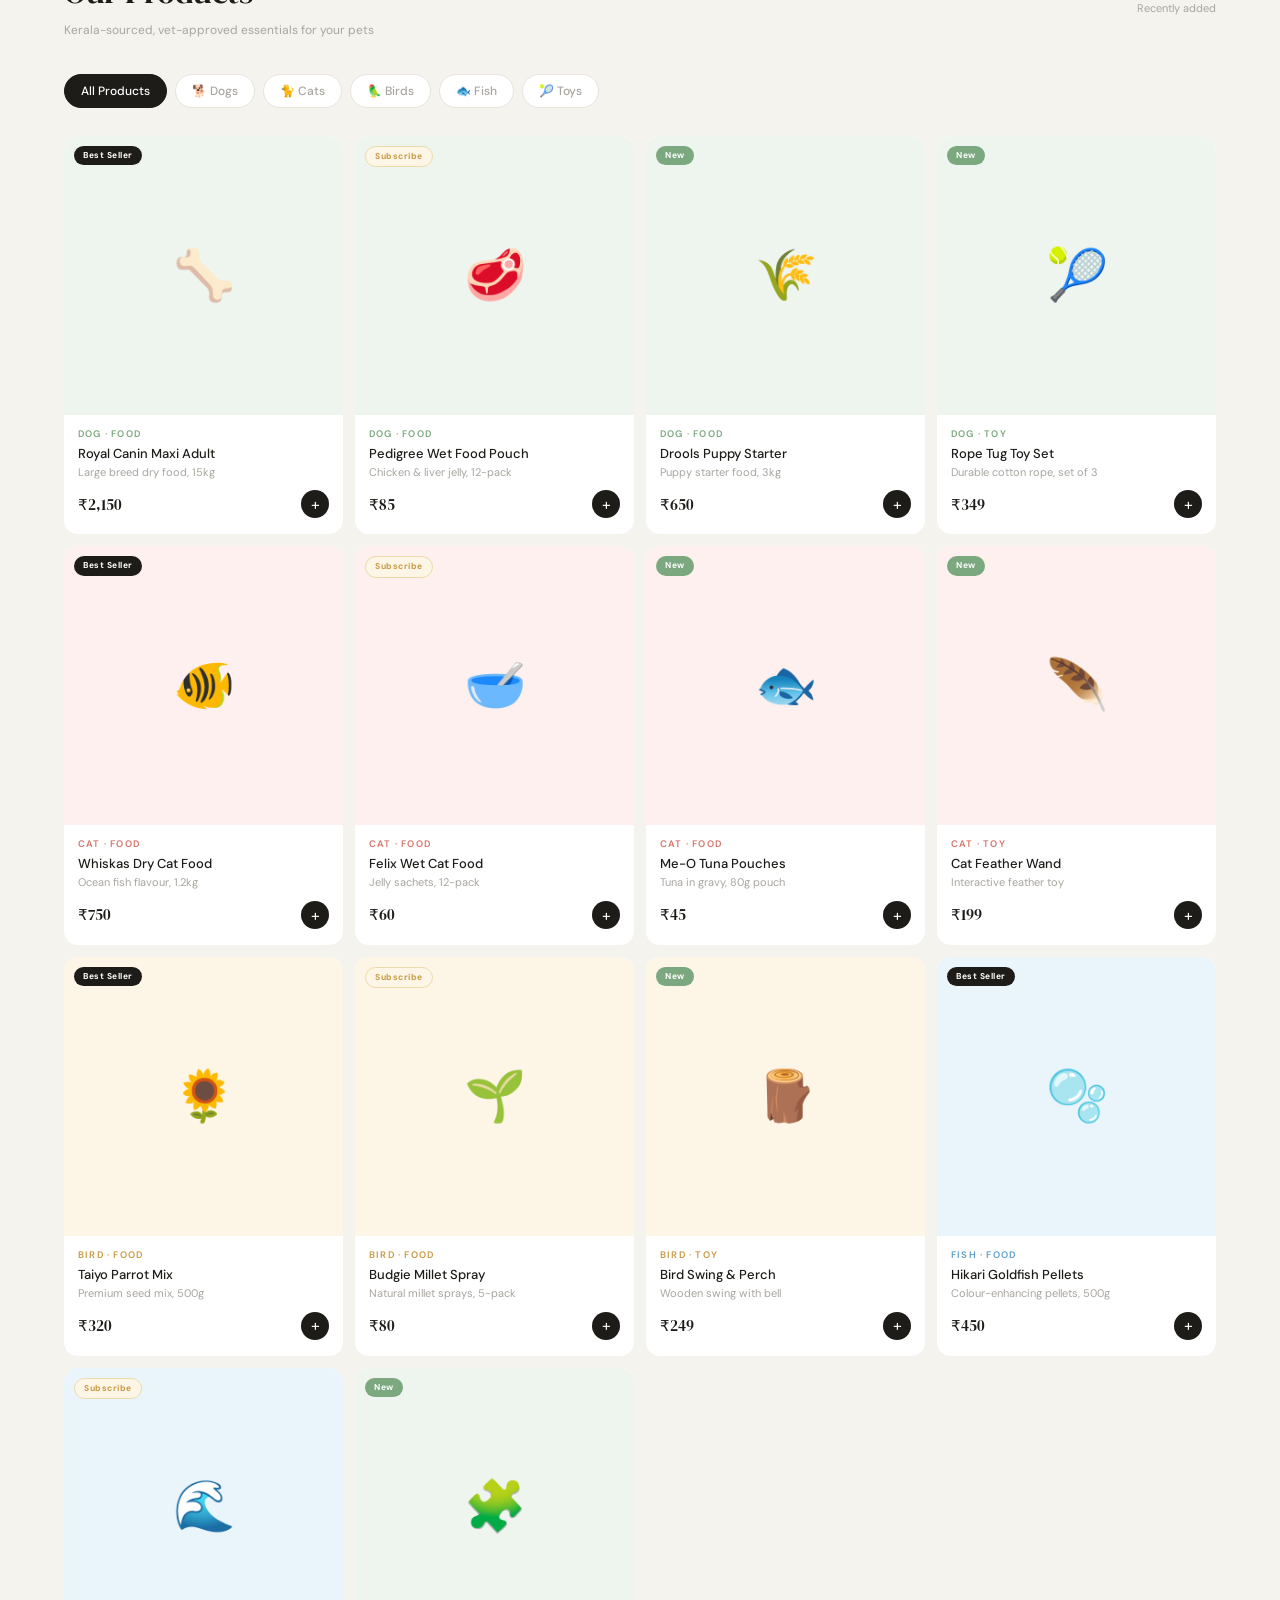
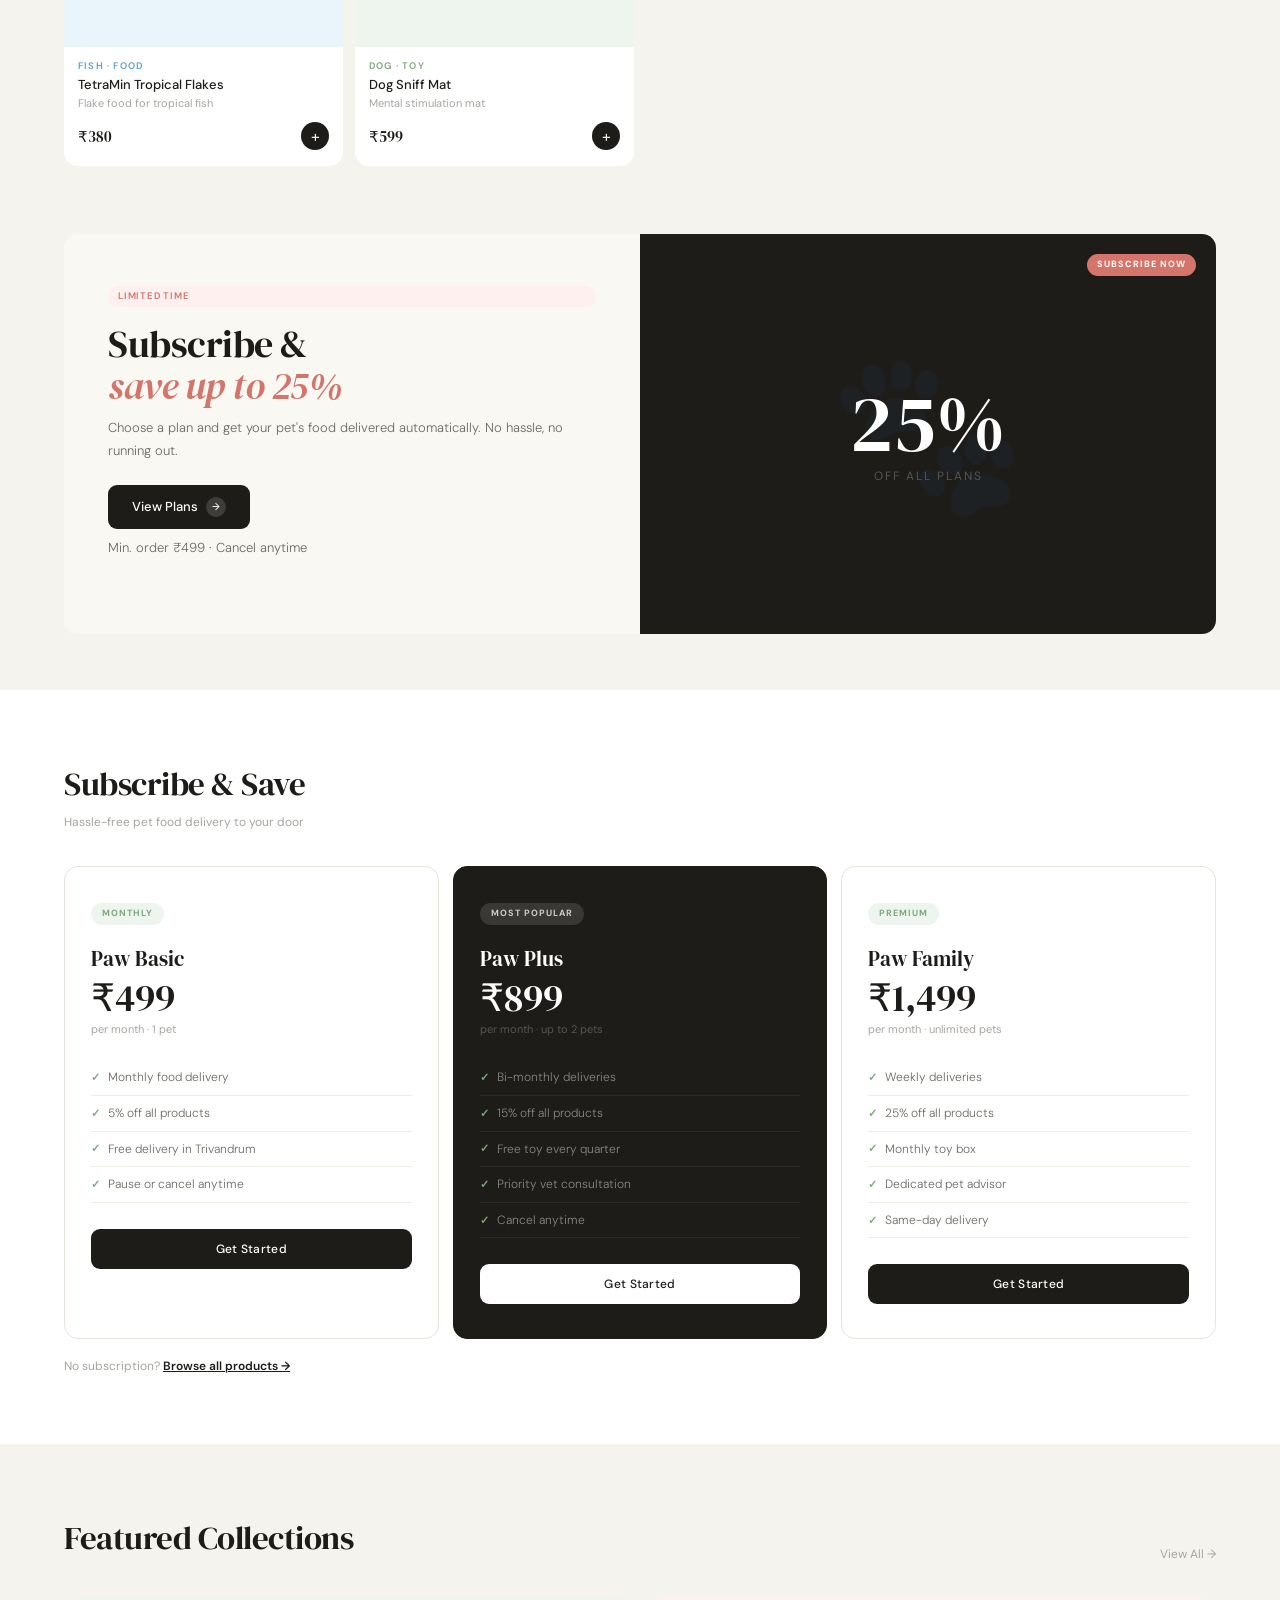
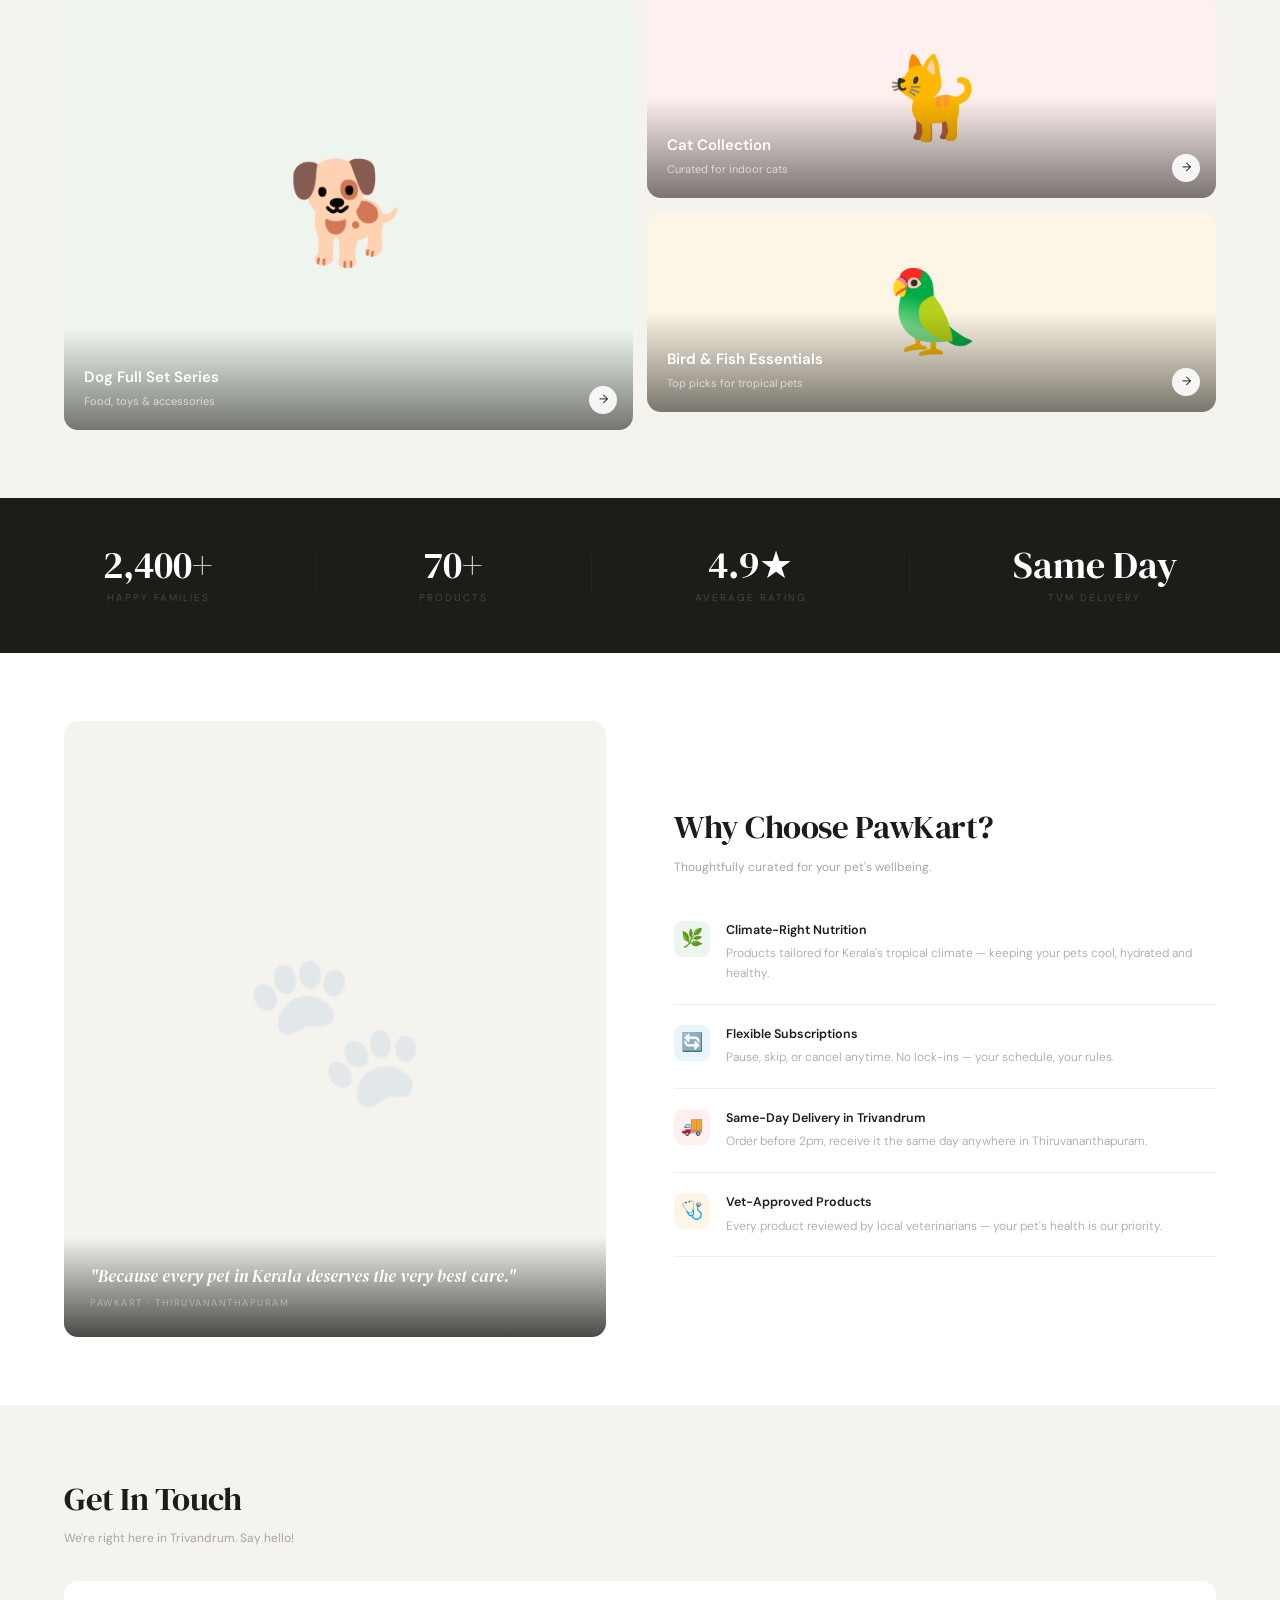
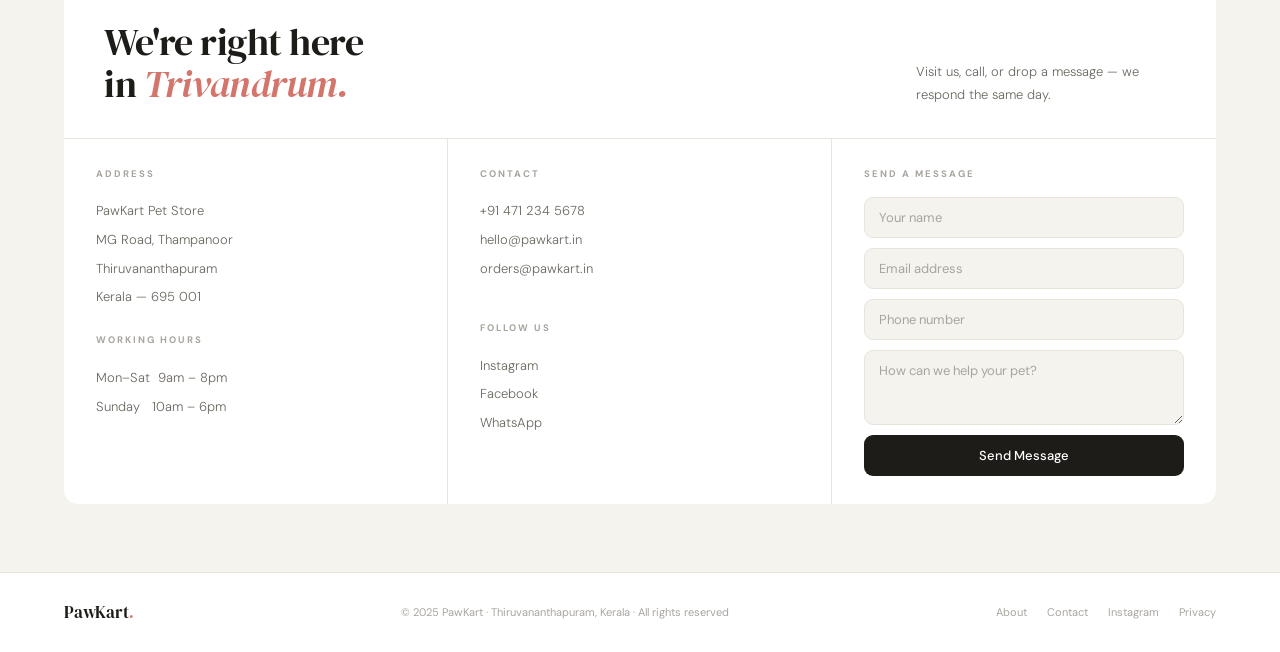
<file: pawkart.html>
<!DOCTYPE html>
<html lang="en">
<head>
<meta charset="UTF-8">
<meta name="viewport" content="width=device-width, initial-scale=1.0">
<title>PawKart — Premium Pet Store, Trivandrum</title>
<link href="https://fonts.googleapis.com/css2?family=DM+Sans:ital,opsz,wght@0,9..40,300;0,9..40,400;0,9..40,500;0,9..40,600;1,9..40,300;1,9..40,400&family=DM+Serif+Display:ital@0;1&display=swap" rel="stylesheet">
<style>
/* ══════════════════════════════════════
   ROOT — MINIMAL COLOUR SYSTEM
══════════════════════════════════════ */
:root {
  /* Backgrounds */
  --bg:        #f5f3ee;
  --bg-warm:   #faf8f3;
  --white:     #ffffff;

  /* Accent palette — soft but present */
  --sage:      #7ba87e;   /* dogs  */
  --sage-bg:   #eef5ee;
  --sky:       #5d9ec7;   /* fish  */
  --sky-bg:    #eaf4fb;
  --blush:     #d4756b;   /* cats  */
  --blush-bg:  #fdf0ee;
  --amber:     #c89a45;   /* birds */
  --amber-bg:  #fdf5e6;
  --lavender:  #8a76c4;   /* toys  */
  --lavender-bg:#f2eff9;

  /* Primary CTA — warm charcoal */
  --ink:       #1e1c18;
  --ink-soft:  #2e2c28;
  --ink-faint: #6b6860;
  --ink-ghost: #a8a59f;

  /* UI chrome */
  --border:    #e8e4dc;
  --border-lt: #f0ede6;
  --nav-h:     62px;
  --r:         14px;
  --r-sm:      9px;
}

/* ── RESET ── */
*,*::before,*::after{margin:0;padding:0;box-sizing:border-box;}
html{scroll-behavior:smooth;}
body{font-family:'DM Sans',sans-serif;background:var(--bg);color:var(--ink);font-size:14px;line-height:1.55;overflow-x:hidden;}
a{text-decoration:none;color:inherit;}
button{font-family:'DM Sans',sans-serif;cursor:pointer;}
::-webkit-scrollbar{width:3px;}
::-webkit-scrollbar-thumb{background:var(--border);border-radius:2px;}

/* ══════════════════════════════════════
   NAVBAR
══════════════════════════════════════ */
#navbar {
  position:fixed;top:0;left:0;right:0;z-index:600;
  height:var(--nav-h);
  background:rgba(245,243,238,.97);
  backdrop-filter:blur(18px);
  border-bottom:1px solid var(--border);
  display:flex;align-items:center;
  padding:0 40px;
  transition:box-shadow .3s;
}
#navbar.scrolled{box-shadow:0 2px 18px rgba(0,0,0,.07);}

.nav-logo{
  font-family:'DM Serif Display',serif;
  font-size:21px;font-weight:400;color:var(--ink);
  letter-spacing:-.3px;flex-shrink:0;margin-right:40px;
}
.nav-logo span{color:var(--blush);font-style:italic;}

.nav-links{
  display:flex;gap:4px;list-style:none;flex:1;
}
.nav-links a{
  position:relative;
  font-size:13px;font-weight:400;color:var(--ink-faint);
  padding:6px 12px;border-radius:8px;
  transition:color .2s,background .2s;
  white-space:nowrap;
}
.nav-links a:hover{color:var(--ink);background:rgba(0,0,0,.04);}
.nav-links a.active{
  color:var(--ink);font-weight:500;
  background:var(--white);
  box-shadow:0 1px 6px rgba(0,0,0,.07);
}

.nav-right{display:flex;align-items:center;gap:8px;margin-left:auto;}

.nav-pill{
  display:flex;align-items:center;gap:4px;
  padding:7px 14px;border-radius:20px;
  background:var(--white);border:1px solid var(--border);
  font-size:12px;font-weight:500;color:var(--ink-faint);
  transition:all .2s;
}
.nav-pill:hover{border-color:var(--ink-ghost);color:var(--ink);}

.cart-btn{
  display:flex;align-items:center;gap:7px;
  background:var(--ink);color:var(--white);
  border:none;border-radius:20px;
  padding:8px 16px;font-size:12px;font-weight:500;
  transition:background .2s;
}
.cart-btn:hover{background:var(--ink-soft);}
.cart-badge{
  background:var(--blush);color:var(--white);
  border-radius:50%;width:17px;height:17px;
  display:flex;align-items:center;justify-content:center;
  font-size:9px;font-weight:700;
}

.hamburger{
  display:none;flex-direction:column;gap:5px;
  background:none;border:none;padding:4px;width:32px;
}
.hamburger span{
  width:20px;height:1.5px;background:var(--ink);
  display:block;transition:all .3s;border-radius:2px;
  transform-origin:center;
}
.hamburger.open span:nth-child(1){transform:rotate(45deg) translate(4.5px,4.5px);}
.hamburger.open span:nth-child(2){opacity:0;}
.hamburger.open span:nth-child(3){transform:rotate(-45deg) translate(4.5px,-4.5px);}

/* ══════════════════════════════════════
   MOBILE MENU
══════════════════════════════════════ */
#mob-menu{
  position:fixed;top:var(--nav-h);left:0;right:0;bottom:0;
  z-index:590;background:var(--white);
  transform:translateX(-100%);
  transition:transform .38s cubic-bezier(.4,0,.2,1);
  padding:32px 28px;
  display:flex;flex-direction:column;
  overflow-y:auto;
}
#mob-menu.open{transform:translateX(0);}

.mob-links a{
  display:flex;align-items:center;gap:10px;
  padding:16px 0;border-bottom:1px solid var(--border-lt);
  font-family:'DM Serif Display',serif;font-size:22px;font-weight:400;
  color:var(--ink);transition:color .2s;
}
.mob-links a:hover{color:var(--blush);}
.mob-links a .mob-dot{
  width:8px;height:8px;border-radius:50%;flex-shrink:0;
}

.mob-cart-btn{
  margin-top:28px;padding:15px 20px;
  background:var(--ink);color:var(--white);
  border:none;border-radius:12px;font-size:13px;font-weight:500;
  display:flex;align-items:center;justify-content:center;gap:8px;
}

.mob-bottom{
  margin-top:auto;padding-top:24px;
  display:flex;gap:20px;flex-wrap:wrap;
}
.mob-bottom a{font-size:11px;color:var(--ink-ghost);letter-spacing:.5px;}

/* ══════════════════════════════════════
   CART DRAWER
══════════════════════════════════════ */
#cart-overlay{
  position:fixed;inset:0;z-index:700;
  background:rgba(0,0,0,.22);
  opacity:0;pointer-events:none;transition:opacity .3s;
}
#cart-overlay.open{opacity:1;pointer-events:all;}

#cart-drawer{
  position:fixed;top:0;right:0;bottom:0;z-index:701;
  width:min(390px,100vw);
  background:var(--white);
  transform:translateX(100%);
  transition:transform .38s cubic-bezier(.4,0,.2,1);
  display:flex;flex-direction:column;
  border-radius:var(--r) 0 0 var(--r);
  overflow:hidden;
  box-shadow:-6px 0 32px rgba(0,0,0,.10);
}
#cart-drawer.open{transform:translateX(0);}

.cdh{
  display:flex;align-items:center;justify-content:space-between;
  padding:22px 24px;border-bottom:1px solid var(--border);
}
.cdh h3{font-family:'DM Serif Display',serif;font-size:19px;font-weight:400;}
.cdh small{font-size:11px;color:var(--ink-ghost);margin-top:2px;display:block;}
.cdh-x{
  width:30px;height:30px;border-radius:50%;
  background:var(--bg);border:none;
  display:flex;align-items:center;justify-content:center;
  font-size:13px;color:var(--ink-faint);transition:all .2s;
}
.cdh-x:hover{background:var(--ink);color:var(--white);}

.cdbody{flex:1;overflow-y:auto;padding:14px 24px;}
.c-empty{
  height:100%;display:flex;flex-direction:column;
  align-items:center;justify-content:center;gap:10px;text-align:center;
}
.c-empty .ce-icon{font-size:44px;opacity:.3;}
.c-empty p{font-size:13px;color:var(--ink-ghost);}

.citem{
  display:grid;grid-template-columns:52px 1fr auto;
  gap:12px;padding:14px 0;border-bottom:1px solid var(--border-lt);
  align-items:start;
}
.citem:last-child{border-bottom:none;}
.cthumb{
  width:52px;height:52px;border-radius:var(--r-sm);
  display:flex;align-items:center;justify-content:center;font-size:24px;
}
.cname{font-size:13px;font-weight:500;margin-bottom:2px;line-height:1.3;}
.cmeta{font-size:11px;color:var(--ink-ghost);margin-bottom:8px;}
.cqty{display:flex;align-items:center;gap:8px;}
.qbtn{
  width:22px;height:22px;border-radius:50%;
  background:var(--bg);border:none;
  font-size:14px;font-weight:600;
  display:flex;align-items:center;justify-content:center;
  transition:background .15s;
}
.qbtn:hover{background:var(--ink);color:var(--white);}
.qnum{font-size:12px;font-weight:600;min-width:16px;text-align:center;}
.cside{display:flex;flex-direction:column;align-items:flex-end;gap:8px;}
.cprice{font-size:13px;font-weight:600;}
.cdel{background:none;border:none;color:var(--border);font-size:15px;transition:color .2s;padding:2px;}
.cdel:hover{color:#e44;}

.cfoot{
  padding:18px 24px;border-top:1px solid var(--border);
  background:var(--bg-warm);
}
.ctotal-row{display:flex;justify-content:space-between;align-items:center;margin-bottom:4px;}
.ctotal-lbl{font-size:10px;text-transform:uppercase;letter-spacing:1.2px;color:var(--ink-ghost);}
.ctotal-amt{font-family:'DM Serif Display',serif;font-size:24px;}
.cdeliv{font-size:11px;color:var(--sage);margin-bottom:14px;font-weight:500;}
.ckout-btn{
  width:100%;padding:14px;border-radius:10px;
  background:var(--ink);color:var(--white);border:none;
  font-size:13px;font-weight:500;transition:background .2s;
}
.ckout-btn:hover{background:var(--ink-soft);}
.ccont-btn{
  width:100%;padding:10px;margin-top:8px;border-radius:10px;
  background:transparent;color:var(--ink-ghost);
  border:1px solid var(--border);font-size:12px;transition:all .2s;
}
.ccont-btn:hover{border-color:var(--ink-ghost);color:var(--ink);}

/* ══════════════════════════════════════
   HERO
══════════════════════════════════════ */
#home{
  min-height:100vh;padding-top:var(--nav-h);
  display:grid;grid-template-columns:52% 48%;
}

.hero-l{
  padding:72px 52px 72px 64px;
  background:var(--bg-warm);
  display:flex;flex-direction:column;justify-content:center;
  position:relative;overflow:hidden;
}
.hero-l::after{
  content:'';position:absolute;
  width:360px;height:360px;bottom:-120px;left:-80px;
  background:radial-gradient(circle,rgba(212,117,107,.1) 0%,transparent 65%);
  pointer-events:none;
}

.hero-tag{
  display:inline-flex;align-items:center;gap:8px;
  font-size:10.5px;font-weight:600;letter-spacing:1.5px;
  text-transform:uppercase;color:var(--blush);
  background:var(--blush-bg);padding:6px 14px;
  border-radius:20px;margin-bottom:22px;width:fit-content;
}
.hero-h1{
  font-family:'DM Serif Display',serif;
  font-size:clamp(40px,5.2vw,68px);
  font-weight:400;line-height:1.05;letter-spacing:-1.2px;
  margin-bottom:16px;
}
.hero-h1 em{font-style:italic;color:var(--blush);}
.hero-p{
  font-size:14px;color:var(--ink-faint);line-height:1.78;
  max-width:340px;margin-bottom:36px;font-weight:300;
}

.hero-btns{display:flex;gap:10px;flex-wrap:wrap;}
.btn-ink{
  padding:12px 24px;background:var(--ink);color:var(--white);
  border:none;border-radius:9px;font-size:13px;font-weight:500;
  display:inline-flex;align-items:center;gap:8px;transition:background .2s;
}
.btn-ink:hover{background:var(--ink-soft);}
.btn-ink .arr{
  width:20px;height:20px;border-radius:50%;
  background:rgba(255,255,255,.15);
  display:flex;align-items:center;justify-content:center;font-size:10px;
}
.btn-outline{
  padding:12px 22px;background:var(--white);color:var(--ink);
  border:1px solid var(--border);border-radius:9px;
  font-size:13px;font-weight:500;transition:all .2s;display:inline-block;
}
.btn-outline:hover{border-color:var(--ink-ghost);box-shadow:0 2px 10px rgba(0,0,0,.07);}

.hero-trust{
  margin-top:40px;padding-top:32px;border-top:1px solid var(--border);
  display:flex;align-items:center;gap:14px;
}
.avatars{display:flex;}
.av{
  width:29px;height:29px;border-radius:50%;
  border:2px solid var(--white);margin-left:-8px;font-size:15px;
  display:flex;align-items:center;justify-content:center;
}
.av:first-child{margin-left:0;}
.av-dog{background:var(--sage-bg);}
.av-cat{background:var(--blush-bg);}
.av-bird{background:var(--amber-bg);}
.av-fish{background:var(--sky-bg);}
.trust-txt{font-size:12px;color:var(--ink-ghost);}
.trust-txt strong{color:var(--ink);font-weight:600;display:block;}

/* Hero right grid */
.hero-r{
  background:var(--white);
  display:grid;grid-template-columns:1fr 1fr;
  grid-template-rows:1fr 1fr;
  gap:3px;padding:3px;
}
.hcell{
  border-radius:var(--r-sm);overflow:hidden;
  display:flex;align-items:center;justify-content:center;
  position:relative;cursor:pointer;
  transition:filter .2s;
}
.hcell:hover{filter:brightness(.96);}
.hcell.span2{grid-column:1/-1;}
.hcell .em{font-size:64px;transition:transform .35s;z-index:1;}
.hcell:hover .em{transform:scale(1.08);}
.hcell-lbl{
  position:absolute;bottom:14px;left:14px;
  background:rgba(255,255,255,.9);backdrop-filter:blur(8px);
  border-radius:8px;padding:7px 12px;
}
.hcell-lbl .hl-t{font-size:12px;font-weight:600;}
.hcell-lbl .hl-s{font-size:10px;color:var(--ink-ghost);}
.hcell-badge{
  position:absolute;top:12px;right:12px;
  background:var(--white);border-radius:20px;
  padding:5px 10px;font-size:11px;font-weight:600;
  border:1px solid var(--border);
}

/* ══════════════════════════════════════
   TICKER
══════════════════════════════════════ */
.ticker{background:var(--ink);padding:11px 0;overflow:hidden;}
.ticker-t{display:flex;gap:40px;animation:tick 26s linear infinite;white-space:nowrap;}
.ticker-t span{font-size:10.5px;font-weight:400;letter-spacing:1.5px;color:#555;flex-shrink:0;}
.ticker-t .td{color:#333;}
@keyframes tick{from{transform:translateX(0)}to{transform:translateX(-50%)}}

/* ══════════════════════════════════════
   SECTION HELPERS
══════════════════════════════════════ */
.sec{padding:68px 64px;}
.sh{margin-bottom:34px;}
.sh-row{display:flex;align-items:flex-end;justify-content:space-between;flex-wrap:wrap;gap:8px;margin-bottom:4px;}
.sh-ttl{font-family:'DM Serif Display',serif;font-size:clamp(22px,2.6vw,34px);font-weight:400;letter-spacing:-.5px;}
.sh-sub{font-size:12px;color:var(--ink-ghost);margin-top:4px;}
.sh-lnk{font-size:12px;color:var(--ink-ghost);display:flex;align-items:center;gap:3px;transition:color .2s;white-space:nowrap;}
.sh-lnk:hover{color:var(--ink);}

/* Coloured label chips */
.chip{
  display:inline-block;font-size:9.5px;font-weight:600;
  letter-spacing:.8px;text-transform:uppercase;
  padding:3px 10px;border-radius:20px;margin-bottom:18px;
}
.chip-sage{background:var(--sage-bg);color:var(--sage);}
.chip-blush{background:var(--blush-bg);color:var(--blush);}
.chip-sky{background:var(--sky-bg);color:var(--sky);}
.chip-amber{background:var(--amber-bg);color:var(--amber);}
.chip-lavender{background:var(--lavender-bg);color:var(--lavender);}

/* ══════════════════════════════════════
   CATEGORIES
══════════════════════════════════════ */
#categories{background:var(--white);}

.cat-grid{display:grid;grid-template-columns:repeat(4,1fr);gap:14px;}
.cat-card{
  border-radius:var(--r);overflow:hidden;position:relative;
  aspect-ratio:.88;cursor:pointer;transition:transform .3s,box-shadow .3s;
}
.cat-card:hover{transform:translateY(-4px);box-shadow:0 12px 32px rgba(0,0,0,.10);}
.cat-card:hover .cat-em{transform:scale(1.1);}
.cat-bg{
  width:100%;height:100%;
  display:flex;align-items:center;justify-content:center;
}
.cat-em{font-size:60px;transition:transform .4s;}
.cat-ov{
  position:absolute;bottom:0;left:0;right:0;
  padding:28px 16px 16px;
  background:linear-gradient(transparent,rgba(20,18,14,.58));
  border-radius:0 0 var(--r) var(--r);
}
.cat-nm{font-size:14px;font-weight:600;color:var(--white);}
.cat-ct{font-size:11px;color:rgba(255,255,255,.6);margin-top:2px;}

/* ══════════════════════════════════════
   PRODUCTS — COMPACT 4-COL
══════════════════════════════════════ */
#products{background:var(--bg);}

.filter-bar{
  display:flex;gap:8px;margin-bottom:28px;
  flex-wrap:nowrap;overflow-x:auto;
}
.filter-bar::-webkit-scrollbar{height:0;}
.fp{
  padding:8px 16px;border-radius:20px;
  background:var(--white);border:1px solid var(--border);
  font-size:12px;font-weight:500;color:var(--ink-ghost);
  white-space:nowrap;transition:all .2s;
}
.fp:hover{border-color:var(--ink-ghost);color:var(--ink);}
.fp.on{background:var(--ink);color:var(--white);border-color:var(--ink);}

.prod-grid{
  display:grid;grid-template-columns:repeat(4,1fr);gap:12px;
}
.pcard{
  background:var(--white);border-radius:var(--r);overflow:hidden;
  cursor:pointer;transition:transform .25s,box-shadow .25s;
}
.pcard:hover{transform:translateY(-4px);box-shadow:0 10px 30px rgba(0,0,0,.09);z-index:2;}
.pcard:hover .pe{transform:scale(1.09);}

.pimg{
  aspect-ratio:1;
  display:flex;align-items:center;justify-content:center;
  position:relative;overflow:hidden;
}
.pe{font-size:50px;transition:transform .4s cubic-bezier(.25,.46,.45,.94);}
.pbadge{
  position:absolute;top:10px;left:10px;
  font-size:8.5px;font-weight:700;letter-spacing:.5px;
  padding:3px 9px;border-radius:20px;
}
.b-best{background:var(--ink);color:var(--white);}
.b-new{background:var(--sage);color:var(--white);}
.b-sub{background:var(--amber-bg);color:var(--amber);border:1px solid #ebd9a8;}

.pbody{padding:12px 14px 16px;}
.panim{font-size:9.5px;font-weight:600;letter-spacing:1.2px;text-transform:uppercase;margin-bottom:4px;}
.pname{font-size:13px;font-weight:500;line-height:1.3;margin-bottom:2px;}
.pdesc{font-size:11px;color:var(--ink-ghost);margin-bottom:10px;line-height:1.45;}
.pfoot{display:flex;align-items:center;justify-content:space-between;}
.pprice{font-family:'DM Serif Display',serif;font-size:15px;font-weight:400;}
.padd{
  width:28px;height:28px;border-radius:50%;
  background:var(--ink);color:var(--white);border:none;
  font-size:16px;display:flex;align-items:center;justify-content:center;
  transition:background .2s;
}
.padd:hover{background:var(--blush);}

/* ══════════════════════════════════════
   PROMO BANNER
══════════════════════════════════════ */
.promo{
  background:var(--white);border-radius:var(--r);
  display:grid;grid-template-columns:1fr 1fr;
  overflow:hidden;margin:0 64px 56px;
}
.promo-l{
  padding:52px 44px;background:var(--bg-warm);
  display:flex;flex-direction:column;justify-content:center;
}
.promo-l h3{
  font-family:'DM Serif Display',serif;
  font-size:clamp(26px,3vw,44px);font-weight:400;
  line-height:1.1;letter-spacing:-.5px;margin-bottom:10px;
}
.promo-l h3 em{font-style:italic;color:var(--blush);}
.promo-l p{font-size:13px;color:var(--ink-faint);line-height:1.75;margin-bottom:22px;font-weight:300;}
.promo-note{font-size:11px;color:var(--ink-ghost);margin-top:8px;}

.promo-r{
  background:var(--ink);position:relative;overflow:hidden;
  min-height:260px;display:flex;align-items:center;justify-content:center;
}
.promo-r::before{
  content:'🐾';position:absolute;top:50%;left:50%;transform:translate(-50%,-50%);
  font-size:160px;opacity:.07;pointer-events:none;
}
.promo-pct-wrap{text-align:center;position:relative;z-index:1;}
.promo-pct{font-family:'DM Serif Display',serif;font-size:80px;font-weight:400;color:var(--white);line-height:1;}
.promo-pct-sub{font-size:12px;color:#555;letter-spacing:2px;text-transform:uppercase;margin-top:4px;}
.promo-tag{
  position:absolute;top:20px;right:20px;
  background:var(--blush);color:var(--white);
  font-size:9px;font-weight:700;letter-spacing:1px;text-transform:uppercase;
  padding:4px 10px;border-radius:20px;
}

/* ══════════════════════════════════════
   SUBSCRIPTION
══════════════════════════════════════ */
#subscription{background:var(--white);}

.plans{display:grid;grid-template-columns:repeat(3,1fr);gap:14px;}
.plan{
  border-radius:var(--r);border:1px solid var(--border);
  padding:34px 26px;transition:transform .28s,box-shadow .28s;
  background:var(--white);
}
.plan:hover{transform:translateY(-4px);box-shadow:0 14px 40px rgba(0,0,0,.09);z-index:2;}
.plan.star{background:var(--ink);color:var(--white);border-color:var(--ink);}

.plan-badge{
  display:inline-block;font-size:9px;font-weight:700;
  letter-spacing:1px;text-transform:uppercase;
  padding:4px 11px;border-radius:20px;margin-bottom:18px;
}
.plan:not(.star) .plan-badge{background:var(--sage-bg);color:var(--sage);}
.plan.star .plan-badge{background:rgba(255,255,255,.12);color:rgba(255,255,255,.75);}

.plan-name{font-family:'DM Serif Display',serif;font-size:21px;font-weight:400;margin-bottom:4px;}
.plan-price{font-family:'DM Serif Display',serif;font-size:38px;font-weight:400;line-height:1;}
.plan.star .plan-price{color:var(--white);}
.plan-mo{font-size:11px;color:var(--ink-ghost);margin-bottom:22px;margin-top:4px;}
.plan.star .plan-mo{color:#555;}

.plan-ul{list-style:none;margin-bottom:26px;}
.plan-ul li{
  display:flex;align-items:center;gap:8px;
  padding:8px 0;border-bottom:1px solid var(--border-lt);
  font-size:12px;font-weight:300;color:var(--ink-faint);
}
.plan.star .plan-ul li{border-bottom-color:#2a2a27;color:#888;}
.plan-ul li::before{content:'✓';color:var(--sage);font-weight:700;font-size:11px;flex-shrink:0;}

.plan-btn{
  width:100%;padding:12px;border-radius:9px;border:none;
  font-size:12px;font-weight:500;letter-spacing:.3px;transition:all .2s;
}
.plan:not(.star) .plan-btn{background:var(--ink);color:var(--white);}
.plan:not(.star) .plan-btn:hover{background:var(--blush);}
.plan.star .plan-btn{background:var(--white);color:var(--ink);}
.plan.star .plan-btn:hover{background:var(--bg);}

/* ══════════════════════════════════════
   FEATURED COLLECTIONS
══════════════════════════════════════ */
#collections{background:var(--bg);}

.coll-grid{display:grid;grid-template-columns:1fr 1fr;gap:14px;}
.cc2{
  border-radius:var(--r);overflow:hidden;position:relative;
  cursor:pointer;transition:transform .28s;
}
.cc2:hover{transform:scale(1.015);}
.cc2.tall{grid-row:span 2;}
.ccimg{
  width:100%;min-height:200px;
  display:flex;align-items:center;justify-content:center;
  position:relative;
}
.cc2.tall .ccimg{min-height:432px;}
.ccov{
  position:absolute;bottom:0;left:0;right:0;
  padding:36px 20px 20px;
  background:linear-gradient(transparent,rgba(15,13,10,.55));
}
.ccov h4{font-size:15px;font-weight:600;color:var(--white);margin-bottom:3px;}
.ccov p{font-size:11px;color:rgba(255,255,255,.65);}
.ccarr{
  position:absolute;bottom:16px;right:16px;
  width:28px;height:28px;border-radius:50%;
  background:rgba(255,255,255,.9);
  display:flex;align-items:center;justify-content:center;
  font-size:12px;color:var(--ink);
}

/* ══════════════════════════════════════
   ABOUT / WHY
══════════════════════════════════════ */
#about{background:var(--white);}

.about-g{display:grid;grid-template-columns:1fr 1fr;gap:68px;align-items:center;}
.about-img{
  border-radius:var(--r);overflow:hidden;
  background:var(--bg);aspect-ratio:.88;
  display:flex;flex-direction:column;justify-content:flex-end;
  position:relative;
}
.about-bg-em{
  position:absolute;inset:0;display:flex;align-items:center;justify-content:center;
  font-size:150px;opacity:.08;
}
.about-q-box{
  padding:26px;position:relative;
  background:linear-gradient(transparent,rgba(10,8,5,.72));
}
.about-q{font-family:'DM Serif Display',serif;font-size:17px;font-style:italic;color:var(--white);line-height:1.55;margin-bottom:7px;}
.about-attr{font-size:9.5px;letter-spacing:1.5px;text-transform:uppercase;color:rgba(255,255,255,.4);}

.why-list{display:flex;flex-direction:column;}
.wi{
  display:flex;gap:16px;align-items:flex-start;
  padding:20px 0;border-bottom:1px solid var(--border-lt);
}
.wi-ico{
  width:36px;height:36px;border-radius:9px;flex-shrink:0;
  display:flex;align-items:center;justify-content:center;font-size:18px;
}
.wi-ico.sage{background:var(--sage-bg);}
.wi-ico.sky{background:var(--sky-bg);}
.wi-ico.blush{background:var(--blush-bg);}
.wi-ico.amber{background:var(--amber-bg);}
.wi h4{font-size:12.5px;font-weight:600;margin-bottom:4px;}
.wi p{font-size:12px;color:var(--ink-ghost);line-height:1.65;font-weight:300;}

/* ══════════════════════════════════════
   STATS
══════════════════════════════════════ */
.stats{
  background:var(--ink);padding:48px 64px;
  display:flex;justify-content:space-around;flex-wrap:wrap;gap:24px;align-items:center;
}
.si{text-align:center;}
.si-n{font-family:'DM Serif Display',serif;font-size:38px;font-weight:400;color:var(--white);line-height:1;}
.si-l{font-size:10px;letter-spacing:2px;text-transform:uppercase;color:#444;margin-top:6px;}
.sdiv{width:1px;height:40px;background:#282520;}

/* ══════════════════════════════════════
   CONTACT
══════════════════════════════════════ */
#contact{background:var(--bg);}

.contact-card{
  background:var(--white);border-radius:var(--r);overflow:hidden;
}
.contact-top{
  padding:40px 40px 32px;border-bottom:1px solid var(--border);
  display:flex;justify-content:space-between;align-items:flex-end;
  flex-wrap:wrap;gap:16px;
}
.contact-top h2{font-family:'DM Serif Display',serif;font-size:clamp(24px,3vw,40px);font-weight:400;letter-spacing:-.5px;line-height:1.1;}
.contact-top h2 em{font-style:italic;color:var(--blush);}
.contact-top p{font-size:13px;color:var(--ink-faint);max-width:260px;line-height:1.7;font-weight:300;}

.cgrid{display:grid;grid-template-columns:1fr 1fr 1fr;}
.ccol{padding:28px 32px;border-right:1px solid var(--border);}
.ccol:last-child{border-right:none;}
.ccol h4{font-size:9.5px;font-weight:700;letter-spacing:2px;text-transform:uppercase;color:var(--ink-ghost);margin-bottom:16px;}
.ccol p,.ccol a{font-size:13px;color:var(--ink-faint);line-height:2.2;display:block;transition:color .2s;font-weight:300;}
.ccol a:hover{color:var(--ink);}

.cform{display:flex;flex-direction:column;gap:10px;}
.cinp{
  background:var(--bg);border:1px solid var(--border);border-radius:9px;
  padding:11px 14px;font-size:13px;font-family:'DM Sans',sans-serif;
  color:var(--ink);outline:none;transition:border-color .2s;
}
.cinp:focus{border-color:var(--ink-ghost);}
.cinp::placeholder{color:var(--ink-ghost);}
.csend{
  padding:12px;border-radius:9px;background:var(--ink);color:var(--white);
  border:none;font-size:13px;font-weight:500;transition:background .2s;
}
.csend:hover{background:var(--blush);}

/* ══════════════════════════════════════
   FOOTER
══════════════════════════════════════ */
footer{
  background:var(--white);border-top:1px solid var(--border);
  padding:26px 64px;
  display:flex;align-items:center;justify-content:space-between;
  flex-wrap:wrap;gap:12px;
}
.fl{font-family:'DM Serif Display',serif;font-size:17px;color:var(--ink);}
.fl span{font-style:italic;color:var(--blush);}
.fc{font-size:11px;color:var(--ink-ghost);}
.flinks{display:flex;gap:20px;}
.flinks a{font-size:11px;color:var(--ink-ghost);transition:color .2s;}
.flinks a:hover{color:var(--ink);}

/* ══════════════════════════════════════
   TOAST
══════════════════════════════════════ */
#toast{
  position:fixed;bottom:22px;right:22px;z-index:800;
  background:var(--ink);color:var(--white);
  padding:12px 18px;border-radius:10px;
  font-size:12px;font-weight:500;
  transform:translateY(60px);opacity:0;pointer-events:none;
  transition:all .3s;max-width:280px;line-height:1.4;
  box-shadow:0 4px 24px rgba(0,0,0,.18);
}
#toast.show{transform:translateY(0);opacity:1;}

/* ══════════════════════════════════════
   SCROLL REVEAL
══════════════════════════════════════ */
.rv{opacity:0;transform:translateY(16px);transition:opacity .55s ease,transform .55s ease;}
.rv.vis{opacity:1;transform:translateY(0);}

/* ══════════════════════════════════════
   RESPONSIVE
══════════════════════════════════════ */
@media(max-width:1100px){
  .prod-grid{grid-template-columns:repeat(3,1fr);}
  .cat-grid{grid-template-columns:repeat(2,1fr);}
  .cgrid{grid-template-columns:1fr;}
  .ccol{border-right:none;border-bottom:1px solid var(--border);}
  .ccol:last-child{border-bottom:none;}
}
@media(max-width:960px){
  .nav-links{display:none;}
  .hamburger{display:flex;}
  .sec{padding:52px 28px;}
  .stats{padding:40px 28px;}
  footer{padding:22px 28px;flex-direction:column;text-align:center;}
  .promo{margin:0 28px 44px;}
}
@media(max-width:768px){
  #home{grid-template-columns:1fr;}
  .hero-l{padding:52px 24px;}
  .hero-r{min-height:240px;}
  .prod-grid{grid-template-columns:repeat(2,1fr);}
  .plans{grid-template-columns:1fr;}
  .about-g{grid-template-columns:1fr;gap:36px;}
  .coll-grid{grid-template-columns:1fr;}
  .cc2.tall{grid-row:auto;}
  .contact-top{flex-direction:column;align-items:flex-start;}
  .promo{grid-template-columns:1fr;margin:0 24px 40px;}
}
@media(max-width:480px){
  .prod-grid{grid-template-columns:repeat(2,1fr);gap:8px;}
  .cat-grid{grid-template-columns:1fr 1fr;}
  .hero-btns{flex-direction:column;}
  .sec{padding:44px 18px;}
  .promo{margin:0 18px 36px;}
}
</style>
</head>
<body>

<!-- ══ MOBILE MENU ══ -->
<div id="mob-menu">
  <nav class="mob-links">
    <a href="#home" onclick="closeMob()"><span class="mob-dot" style="background:var(--blush)"></span>Home</a>
    <a href="#categories" onclick="closeMob()"><span class="mob-dot" style="background:var(--sage)"></span>Categories</a>
    <a href="#products" onclick="closeMob()"><span class="mob-dot" style="background:var(--sky)"></span>Shop</a>
    <a href="#subscription" onclick="closeMob()"><span class="mob-dot" style="background:var(--amber)"></span>Subscribe</a>
    <a href="#about" onclick="closeMob()"><span class="mob-dot" style="background:var(--lavender)"></span>About</a>
    <a href="#contact" onclick="closeMob()"><span class="mob-dot" style="background:var(--blush)"></span>Contact</a>
  </nav>
  <button class="mob-cart-btn" onclick="closeMob();openCart()">
    🛒 View Cart (<span id="mob-cn">0</span> items)
  </button>
  <div class="mob-bottom">
    <a href="#">Instagram</a>
    <a href="#">Facebook</a>
    <a href="#">WhatsApp</a>
  </div>
</div>

<!-- ══ NAVBAR ══ -->
<nav id="navbar">
  <a class="nav-logo" href="#home">PawKart<span>.</span></a>

  <ul class="nav-links" id="nav-links">
    <li><a href="#home" data-section="home">Home</a></li>
    <li><a href="#categories" data-section="categories">Categories</a></li>
    <li><a href="#products" data-section="products">Shop</a></li>
    <li><a href="#subscription" data-section="subscription">Subscribe</a></li>
    <li><a href="#about" data-section="about">About</a></li>
    <li><a href="#contact" data-section="contact">Contact</a></li>
  </ul>

  <div class="nav-right">
    <button class="nav-pill" onclick="document.getElementById('products').scrollIntoView({behavior:'smooth'})">
      🔍 Search
    </button>
    <button class="cart-btn" onclick="openCart()">
      🛒 Cart <span class="cart-badge" id="cart-n">0</span>
    </button>
    <button class="hamburger" id="hbg" onclick="toggleMob()">
      <span></span><span></span><span></span>
    </button>
  </div>
</nav>

<!-- ══ CART DRAWER ══ -->
<div id="cart-overlay" onclick="closeCart()"></div>
<div id="cart-drawer">
  <div class="cdh">
    <div>
      <h3>Shopping Cart</h3>
      <small id="cdh-small">0 items</small>
    </div>
    <button class="cdh-x" onclick="closeCart()">✕</button>
  </div>
  <div class="cdbody" id="cdbody">
    <div class="c-empty">
      <div class="ce-icon">🛒</div>
      <p>Your cart is empty</p>
    </div>
  </div>
  <div class="cfoot" id="cfoot" style="display:none">
    <div class="ctotal-row">
      <span class="ctotal-lbl">Subtotal</span>
      <span class="ctotal-amt" id="ctotal">₹0</span>
    </div>
    <div class="cdeliv">🚚 Free delivery in Thiruvananthapuram</div>
    <button class="ckout-btn" onclick="checkout()">Checkout →</button>
    <button class="ccont-btn" onclick="closeCart()">Continue Shopping</button>
  </div>
</div>

<!-- ══ HERO ══ -->
<section id="home">
  <div class="hero-l">
    <div class="hero-tag">🐾 Trivandrum's Premier Pet Store</div>
    <h1 class="hero-h1">
      Give your pet<br>the <em>very best.</em>
    </h1>
    <p class="hero-p">
      Curated food, toys & essentials for dogs, cats, birds and fish. Sourced for Kerala's climate and delivered to your door.
    </p>
    <div class="hero-btns">
      <a href="#products" class="btn-ink">Shop Now <span class="arr">→</span></a>
      <a href="#subscription" class="btn-outline">Subscribe & Save</a>
    </div>
    <div class="hero-trust">
      <div class="avatars">
        <div class="av av-dog">🐕</div>
        <div class="av av-cat">🐈</div>
        <div class="av av-bird">🦜</div>
        <div class="av av-fish">🐟</div>
      </div>
      <div class="trust-txt">
        <strong>2,400+ Happy Families</strong>
        Rated 4.9★ by pet owners in Trivandrum
      </div>
    </div>
  </div>

  <div class="hero-r">
    <div class="hcell span2" style="background:var(--sage-bg);min-height:240px" onclick="jumpFilter('dog')">
      <span class="em">🐕</span>
      <div class="hcell-lbl">
        <div class="hl-t">Premium Dog Collection</div>
        <div class="hl-s">Food, toys & accessories</div>
      </div>
      <div class="hcell-badge">70+ Products</div>
    </div>
    <div class="hcell" style="background:var(--blush-bg);min-height:180px" onclick="jumpFilter('cat')">
      <span class="em">🐈</span>
      <div class="hcell-lbl">
        <div class="hl-t">For Cats</div>
        <div class="hl-s">4 products</div>
      </div>
    </div>
    <div class="hcell" style="background:var(--sky-bg);min-height:180px" onclick="jumpFilter('fish')">
      <span class="em">🐟</span>
      <div class="hcell-lbl">
        <div class="hl-t">For Fish</div>
        <div class="hl-s">3 products</div>
      </div>
    </div>
  </div>
</section>

<!-- ══ TICKER ══ -->
<div class="ticker">
  <div class="ticker-t" id="ticker-t"></div>
</div>

<!-- ══ CATEGORIES ══ -->
<section class="sec" id="categories" style="background:var(--white)">
  <div class="sh rv">
    <div class="sh-row">
      <h2 class="sh-ttl">Our Category List</h2>
      <a href="#products" class="sh-lnk">View All →</a>
    </div>
    <p class="sh-sub">Explore our curated collections for every type of pet</p>
  </div>
  <div class="cat-grid">
    <div class="cat-card rv" onclick="jumpFilter('dog')" style="transition-delay:.00s">
      <div class="cat-bg" style="background:var(--sage-bg)"><span class="cat-em">🐕</span></div>
      <div class="cat-ov"><div class="cat-nm">Dogs</div><div class="cat-ct">4 products</div></div>
    </div>
    <div class="cat-card rv" onclick="jumpFilter('cat')" style="transition-delay:.07s">
      <div class="cat-bg" style="background:var(--blush-bg)"><span class="cat-em">🐈</span></div>
      <div class="cat-ov"><div class="cat-nm">Cats</div><div class="cat-ct">4 products</div></div>
    </div>
    <div class="cat-card rv" onclick="jumpFilter('bird')" style="transition-delay:.14s">
      <div class="cat-bg" style="background:var(--amber-bg)"><span class="cat-em">🦜</span></div>
      <div class="cat-ov"><div class="cat-nm">Birds</div><div class="cat-ct">3 products</div></div>
    </div>
    <div class="cat-card rv" onclick="jumpFilter('fish')" style="transition-delay:.21s">
      <div class="cat-bg" style="background:var(--sky-bg)"><span class="cat-em">🐟</span></div>
      <div class="cat-ov"><div class="cat-nm">Fish</div><div class="cat-ct">3 products</div></div>
    </div>
  </div>
</section>

<!-- ══ PRODUCTS ══ -->
<section class="sec" id="products">
  <div class="sh rv">
    <div class="sh-row">
      <h2 class="sh-ttl">Our Products</h2>
      <span class="sh-sub" style="font-size:11px">Recently added</span>
    </div>
    <p class="sh-sub">Kerala-sourced, vet-approved essentials for your pets</p>
  </div>
  <div class="filter-bar" id="filter-bar">
    <button class="fp on" onclick="applyF('all',this)">All Products</button>
    <button class="fp" onclick="applyF('dog',this)">🐕 Dogs</button>
    <button class="fp" onclick="applyF('cat',this)">🐈 Cats</button>
    <button class="fp" onclick="applyF('bird',this)">🦜 Birds</button>
    <button class="fp" onclick="applyF('fish',this)">🐟 Fish</button>
    <button class="fp" onclick="applyF('toy',this)">🎾 Toys</button>
  </div>
  <div class="prod-grid" id="prod-grid"></div>
</section>

<!-- ══ PROMO BANNER ══ -->
<div class="promo rv">
  <div class="promo-l">
    <div class="chip chip-blush" style="margin-bottom:16px">Limited Time</div>
    <h3>Subscribe &<br><em>save up to 25%</em></h3>
    <p>Choose a plan and get your pet's food delivered automatically. No hassle, no running out.</p>
    <a href="#subscription" class="btn-ink" style="width:fit-content">
      View Plans <span class="arr">→</span>
    </a>
    <p class="promo-note">Min. order ₹499 · Cancel anytime</p>
  </div>
  <div class="promo-r">
    <div class="promo-pct-wrap">
      <div class="promo-pct">25%</div>
      <div class="promo-pct-sub">Off All Plans</div>
    </div>
    <div class="promo-tag">Subscribe Now</div>
  </div>
</div>

<!-- ══ SUBSCRIPTION ══ -->
<section class="sec" id="subscription" style="background:var(--white)">
  <div class="sh rv">
    <div class="sh-row"><h2 class="sh-ttl">Subscribe & Save</h2></div>
    <p class="sh-sub">Hassle-free pet food delivery to your door</p>
  </div>
  <div class="plans">
    <div class="plan rv">
      <div class="plan-badge">Monthly</div>
      <div class="plan-name">Paw Basic</div>
      <div class="plan-price">₹499</div>
      <div class="plan-mo">per month · 1 pet</div>
      <ul class="plan-ul">
        <li>Monthly food delivery</li>
        <li>5% off all products</li>
        <li>Free delivery in Trivandrum</li>
        <li>Pause or cancel anytime</li>
      </ul>
      <button class="plan-btn" onclick="subPick('Basic','₹499')">Get Started</button>
    </div>
    <div class="plan star rv" style="transition-delay:.1s">
      <div class="plan-badge">Most Popular</div>
      <div class="plan-name">Paw Plus</div>
      <div class="plan-price">₹899</div>
      <div class="plan-mo">per month · up to 2 pets</div>
      <ul class="plan-ul">
        <li>Bi-monthly deliveries</li>
        <li>15% off all products</li>
        <li>Free toy every quarter</li>
        <li>Priority vet consultation</li>
        <li>Cancel anytime</li>
      </ul>
      <button class="plan-btn" onclick="subPick('Plus','₹899')">Get Started</button>
    </div>
    <div class="plan rv" style="transition-delay:.2s">
      <div class="plan-badge">Premium</div>
      <div class="plan-name">Paw Family</div>
      <div class="plan-price">₹1,499</div>
      <div class="plan-mo">per month · unlimited pets</div>
      <ul class="plan-ul">
        <li>Weekly deliveries</li>
        <li>25% off all products</li>
        <li>Monthly toy box</li>
        <li>Dedicated pet advisor</li>
        <li>Same-day delivery</li>
      </ul>
      <button class="plan-btn" onclick="subPick('Family','₹1,499')">Get Started</button>
    </div>
  </div>
  <p style="margin-top:18px;font-size:12px;color:var(--ink-ghost)">
    No subscription? <a href="#products" style="color:var(--ink);font-weight:600;text-decoration:underline">Browse all products →</a>
  </p>
</section>

<!-- ══ FEATURED COLLECTIONS ══ -->
<section class="sec" id="collections">
  <div class="sh rv">
    <div class="sh-row">
      <h2 class="sh-ttl">Featured Collections</h2>
      <a href="#products" class="sh-lnk">View All →</a>
    </div>
  </div>
  <div class="coll-grid">
    <div class="cc2 tall rv" onclick="jumpFilter('dog')">
      <div class="ccimg" style="background:var(--sage-bg);min-height:432px">
        <span style="font-size:100px">🐕</span>
      </div>
      <div class="ccov"><h4>Dog Full Set Series</h4><p>Food, toys & accessories</p></div>
      <div class="ccarr">→</div>
    </div>
    <div style="display:flex;flex-direction:column;gap:14px">
      <div class="cc2 rv" onclick="jumpFilter('cat')" style="transition-delay:.1s">
        <div class="ccimg" style="background:var(--blush-bg);min-height:200px">
          <span style="font-size:80px">🐈</span>
        </div>
        <div class="ccov"><h4>Cat Collection</h4><p>Curated for indoor cats</p></div>
        <div class="ccarr">→</div>
      </div>
      <div class="cc2 rv" onclick="jumpFilter('bird')" style="transition-delay:.2s">
        <div class="ccimg" style="background:var(--amber-bg);min-height:200px">
          <span style="font-size:80px">🦜</span>
        </div>
        <div class="ccov"><h4>Bird & Fish Essentials</h4><p>Top picks for tropical pets</p></div>
        <div class="ccarr">→</div>
      </div>
    </div>
  </div>
</section>

<!-- ══ STATS ══ -->
<div class="stats">
  <div class="si rv"><div class="si-n">2,400+</div><div class="si-l">Happy Families</div></div>
  <div class="sdiv"></div>
  <div class="si rv"><div class="si-n">70+</div><div class="si-l">Products</div></div>
  <div class="sdiv"></div>
  <div class="si rv"><div class="si-n">4.9★</div><div class="si-l">Average Rating</div></div>
  <div class="sdiv"></div>
  <div class="si rv"><div class="si-n">Same Day</div><div class="si-l">TVM Delivery</div></div>
</div>

<!-- ══ ABOUT ══ -->
<section class="sec" id="about" style="background:var(--white)">
  <div class="about-g">
    <div class="about-img rv">
      <div class="about-bg-em">🐾</div>
      <div class="about-q-box">
        <p class="about-q">"Because every pet in Kerala deserves the very best care."</p>
        <p class="about-attr">PawKart · Thiruvananthapuram</p>
      </div>
    </div>
    <div>
      <div class="sh rv" style="margin-bottom:24px">
        <div class="sh-ttl">Why Choose PawKart?</div>
        <p class="sh-sub" style="margin-top:6px">Thoughtfully curated for your pet's wellbeing.</p>
      </div>
      <div class="why-list">
        <div class="wi rv">
          <div class="wi-ico sage">🌿</div>
          <div><h4>Climate-Right Nutrition</h4><p>Products tailored for Kerala's tropical climate — keeping your pets cool, hydrated and healthy.</p></div>
        </div>
        <div class="wi rv" style="transition-delay:.08s">
          <div class="wi-ico sky">🔄</div>
          <div><h4>Flexible Subscriptions</h4><p>Pause, skip, or cancel anytime. No lock-ins — your schedule, your rules.</p></div>
        </div>
        <div class="wi rv" style="transition-delay:.16s">
          <div class="wi-ico blush">🚚</div>
          <div><h4>Same-Day Delivery in Trivandrum</h4><p>Order before 2pm, receive it the same day anywhere in Thiruvananthapuram.</p></div>
        </div>
        <div class="wi rv" style="transition-delay:.24s">
          <div class="wi-ico amber">🩺</div>
          <div><h4>Vet-Approved Products</h4><p>Every product reviewed by local veterinarians — your pet's health is our priority.</p></div>
        </div>
      </div>
    </div>
  </div>
</section>

<!-- ══ CONTACT ══ -->
<section class="sec" id="contact">
  <div class="sh rv">
    <div class="sh-row"><h2 class="sh-ttl">Get In Touch</h2></div>
    <p class="sh-sub">We're right here in Trivandrum. Say hello!</p>
  </div>
  <div class="contact-card rv">
    <div class="contact-top">
      <h2>We're right here<br>in <em>Trivandrum.</em></h2>
      <p>Visit us, call, or drop a message — we respond the same day.</p>
    </div>
    <div class="cgrid">
      <div class="ccol">
        <h4>Address</h4>
        <p>PawKart Pet Store</p>
        <p>MG Road, Thampanoor</p>
        <p>Thiruvananthapuram</p>
        <p>Kerala — 695 001</p>
        <br>
        <h4>Working Hours</h4>
        <p>Mon–Sat &nbsp;9am – 8pm</p>
        <p>Sunday &nbsp;&nbsp;10am – 6pm</p>
      </div>
      <div class="ccol">
        <h4>Contact</h4>
        <a href="tel:+914712345678">+91 471 234 5678</a>
        <a href="mailto:hello@pawkart.in">hello@pawkart.in</a>
        <a href="mailto:orders@pawkart.in">orders@pawkart.in</a>
        <br>
        <h4 style="margin-top:16px">Follow Us</h4>
        <a href="#">Instagram</a>
        <a href="#">Facebook</a>
        <a href="https://wa.me/914712345678" target="_blank">WhatsApp</a>
      </div>
      <div class="ccol">
        <h4>Send a Message</h4>
        <div class="cform">
          <input class="cinp" type="text" id="cn" placeholder="Your name">
          <input class="cinp" type="email" id="ce" placeholder="Email address">
          <input class="cinp" type="tel" id="cp" placeholder="Phone number">
          <textarea class="cinp" id="cm" rows="3" placeholder="How can we help your pet?" style="resize:vertical"></textarea>
          <button class="csend" onclick="sendMsg()">Send Message</button>
        </div>
      </div>
    </div>
  </div>
</section>

<!-- ══ FOOTER ══ -->
<footer>
  <div class="fl">PawKart<span>.</span></div>
  <div class="fc">© 2025 PawKart · Thiruvananthapuram, Kerala · All rights reserved</div>
  <div class="flinks">
    <a href="#about">About</a>
    <a href="#contact">Contact</a>
    <a href="#">Instagram</a>
    <a href="#">Privacy</a>
  </div>
</footer>

<div id="toast"></div>

<!-- ══ JS ══ -->
<script>
/* ───────── PRODUCTS DATA ───────── */
const ANIMALCOLOR = {
  dog:  {bg:'var(--sage-bg)',  label:'sage',  text:'var(--sage)'},
  cat:  {bg:'var(--blush-bg)', label:'blush', text:'var(--blush)'},
  bird: {bg:'var(--amber-bg)', label:'amber', text:'var(--amber)'},
  fish: {bg:'var(--sky-bg)',   label:'sky',   text:'var(--sky)'},
};
const PRODS = [
  {id:1,  name:'Royal Canin Maxi Adult',   animal:'dog',  type:'food', em:'🦴', price:2150, badge:'best', bl:'Best Seller', desc:'Large breed dry food, 15kg'},
  {id:2,  name:'Pedigree Wet Food Pouch',  animal:'dog',  type:'food', em:'🥩', price:85,   badge:'sub',  bl:'Subscribe',   desc:'Chicken & liver jelly, 12-pack'},
  {id:3,  name:'Drools Puppy Starter',     animal:'dog',  type:'food', em:'🌾', price:650,  badge:'new',  bl:'New',         desc:'Puppy starter food, 3kg'},
  {id:4,  name:'Rope Tug Toy Set',         animal:'dog',  type:'toy',  em:'🎾', price:349,  badge:'new',  bl:'New',         desc:'Durable cotton rope, set of 3'},
  {id:5,  name:'Whiskas Dry Cat Food',     animal:'cat',  type:'food', em:'🐠', price:750,  badge:'best', bl:'Best Seller', desc:'Ocean fish flavour, 1.2kg'},
  {id:6,  name:'Felix Wet Cat Food',       animal:'cat',  type:'food', em:'🥣', price:60,   badge:'sub',  bl:'Subscribe',   desc:'Jelly sachets, 12-pack'},
  {id:7,  name:'Me-O Tuna Pouches',        animal:'cat',  type:'food', em:'🐟', price:45,   badge:'new',  bl:'New',         desc:'Tuna in gravy, 80g pouch'},
  {id:8,  name:'Cat Feather Wand',         animal:'cat',  type:'toy',  em:'🪶', price:199,  badge:'new',  bl:'New',         desc:'Interactive feather toy'},
  {id:9,  name:'Taiyo Parrot Mix',         animal:'bird', type:'food', em:'🌻', price:320,  badge:'best', bl:'Best Seller', desc:'Premium seed mix, 500g'},
  {id:10, name:'Budgie Millet Spray',      animal:'bird', type:'food', em:'🌱', price:80,   badge:'sub',  bl:'Subscribe',   desc:'Natural millet sprays, 5-pack'},
  {id:11, name:'Bird Swing & Perch',       animal:'bird', type:'toy',  em:'🪵', price:249,  badge:'new',  bl:'New',         desc:'Wooden swing with bell'},
  {id:12, name:'Hikari Goldfish Pellets',  animal:'fish', type:'food', em:'🫧', price:450,  badge:'best', bl:'Best Seller', desc:'Colour-enhancing pellets, 500g'},
  {id:13, name:'TetraMin Tropical Flakes', animal:'fish', type:'food', em:'🌊', price:380,  badge:'sub',  bl:'Subscribe',   desc:'Flake food for tropical fish'},
  {id:14, name:'Dog Sniff Mat',            animal:'dog',  type:'toy',  em:'🧩', price:599,  badge:'new',  bl:'New',         desc:'Mental stimulation mat'},
];

/* ───────── CART ───────── */
let cart = [];
const fmt = n => '₹'+n.toLocaleString('en-IN');

function addToCart(id) {
  const p = PRODS.find(x=>x.id===id);
  if(!p) return;
  const ex = cart.find(x=>x.id===id);
  if(ex) ex.qty++;
  else cart.push({...p, qty:1});
  syncCart();
  showToast(`✓ ${p.name} added to cart`);
  openCart();
}
function removeFromCart(id) {
  cart = cart.filter(x=>x.id!==id);
  syncCart(); renderCart();
}
function changeQty(id, d) {
  const item = cart.find(x=>x.id===id);
  if(!item) return;
  item.qty += d;
  if(item.qty<=0){ removeFromCart(id); return; }
  syncCart(); renderCart();
}
function syncCart() {
  const n = cart.reduce((s,x)=>s+x.qty,0);
  document.getElementById('cart-n').textContent = n;
  document.getElementById('mob-cn').textContent = n;
  document.getElementById('cdh-small').textContent = `${n} item${n!==1?'s':''}`;
  renderCart();
}
function renderCart() {
  const body = document.getElementById('cdbody');
  const foot = document.getElementById('cfoot');
  if(!cart.length) {
    body.innerHTML=`<div class="c-empty"><div class="ce-icon">🛒</div><p>Your cart is empty</p></div>`;
    foot.style.display='none'; return;
  }
  foot.style.display='block';
  document.getElementById('ctotal').textContent = fmt(cart.reduce((s,x)=>s+x.price*x.qty,0));
  const col = id => { const p=PRODS.find(x=>x.id===id); return p ? ANIMALCOLOR[p.animal].bg : 'var(--bg)'; };
  body.innerHTML = cart.map(item=>`
    <div class="citem">
      <div class="cthumb" style="background:${col(item.id)}">${item.em}</div>
      <div>
        <div class="cname">${item.name}</div>
        <div class="cmeta">${item.desc}</div>
        <div class="cqty">
          <button class="qbtn" onclick="changeQty(${item.id},-1)">−</button>
          <span class="qnum">${item.qty}</span>
          <button class="qbtn" onclick="changeQty(${item.id},1)">+</button>
        </div>
      </div>
      <div class="cside">
        <button class="cdel" onclick="removeFromCart(${item.id})">✕</button>
        <div class="cprice">${fmt(item.price*item.qty)}</div>
      </div>
    </div>`).join('');
}
function openCart(){
  document.getElementById('cart-drawer').classList.add('open');
  document.getElementById('cart-overlay').classList.add('open');
  document.body.style.overflow='hidden';
}
function closeCart(){
  document.getElementById('cart-drawer').classList.remove('open');
  document.getElementById('cart-overlay').classList.remove('open');
  document.body.style.overflow='';
}
function checkout(){
  if(!cart.length){ showToast('Cart is empty!'); return; }
  const t=cart.reduce((s,x)=>s+x.price*x.qty,0);
  cart=[]; syncCart(); closeCart();
  showToast(`🎉 Order placed! Total: ${fmt(t)}. We'll call to confirm.`);
}

/* ───────── PRODUCTS RENDER ───────── */
function renderProds(filter) {
  const list = filter==='all' ? PRODS
    : filter==='toy' ? PRODS.filter(p=>p.type==='toy')
    : PRODS.filter(p=>p.animal===filter);

  const g = document.getElementById('prod-grid');
  g.innerHTML = list.map(p => {
    const col = ANIMALCOLOR[p.animal];
    return `
    <div class="pcard">
      <div class="pimg" style="background:${col.bg}">
        <div class="pe">${p.em}</div>
        <div class="pbadge b-${p.badge}">${p.bl}</div>
      </div>
      <div class="pbody">
        <div class="panim" style="color:${col.text}">${p.animal} · ${p.type}</div>
        <div class="pname">${p.name}</div>
        <div class="pdesc">${p.desc}</div>
        <div class="pfoot">
          <div class="pprice">${fmt(p.price)}</div>
          <button class="padd" onclick="addToCart(${p.id})">+</button>
        </div>
      </div>
    </div>`}).join('');

  setTimeout(()=>{
    g.querySelectorAll('.pcard').forEach((el,i)=>{
      el.style.cssText=`opacity:0;transform:translateY(12px);transition:opacity .3s ${i*30}ms ease,transform .3s ${i*30}ms ease`;
      requestAnimationFrame(()=>{el.style.opacity='1';el.style.transform='translateY(0)';});
    });
  },10);
}

function applyF(filter, btn) {
  document.querySelectorAll('.fp').forEach(b=>b.classList.remove('on'));
  if(btn) btn.classList.add('on');
  renderProds(filter);
}

function jumpFilter(animal) {
  document.getElementById('products').scrollIntoView({behavior:'smooth',block:'start'});
  setTimeout(()=>{
    const btn=[...document.querySelectorAll('.fp')].find(b=>b.textContent.toLowerCase().includes(animal));
    applyF(animal,btn);
  },500);
}

/* ───────── SUBSCRIPTION ───────── */
function subPick(plan,price){
  showToast(`✓ ${plan} plan — ${price}/month selected!`);
}

/* ───────── CONTACT ───────── */
function sendMsg(){
  const n=document.getElementById('cn').value.trim();
  const e=document.getElementById('ce').value.trim();
  if(!n||!e){ showToast('Please fill name & email.'); return; }
  ['cn','ce','cp','cm'].forEach(id=>document.getElementById(id).value='');
  showToast('✉️ Message sent! We\'ll reply soon.');
}

/* ───────── MOBILE MENU ───────── */
function toggleMob(){
  const m=document.getElementById('mob-menu');
  const h=document.getElementById('hbg');
  const opening = !m.classList.contains('open');
  m.classList.toggle('open');
  h.classList.toggle('open');
  document.body.style.overflow = opening ? 'hidden' : '';
}
function closeMob(){
  document.getElementById('mob-menu').classList.remove('open');
  document.getElementById('hbg').classList.remove('open');
  document.body.style.overflow='';
}

/* ───────── TOAST ───────── */
let tt;
function showToast(msg){
  const el=document.getElementById('toast');
  el.textContent=msg; el.classList.add('show');
  clearTimeout(tt); tt=setTimeout(()=>el.classList.remove('show'),3000);
}

/* ───────── TICKER ───────── */
const tData=[
  'Free delivery in Trivandrum','·','Subscribe & save up to 25%','·',
  'Same-day delivery available','·','Vet-approved products','·',
  'Dogs · Cats · Birds · Fish','·','Kerala\'s favourite pet store','·',
  'Free delivery in Trivandrum','·','Subscribe & save up to 25%','·',
  'Same-day delivery available','·','Vet-approved products','·',
  'Dogs · Cats · Birds · Fish','·','Kerala\'s favourite pet store','·',
];
document.getElementById('ticker-t').innerHTML=tData.map(t=>`<span>${t}</span>`).join('');

/* ───────── WORKING NAVBAR — ACTIVE LINK + SCROLL ───────── */
const SECTIONS = ['home','categories','products','subscription','collections','about','contact'];

function updateNavActive(){
  const scrollY = window.scrollY + 80;
  let current = 'home';

  SECTIONS.forEach(id=>{
    const el = document.getElementById(id);
    if(el && el.offsetTop <= scrollY) current = id;
  });

  document.querySelectorAll('.nav-links a').forEach(a=>{
    const sec = a.getAttribute('data-section');
    a.classList.toggle('active', sec === current);
  });
}

window.addEventListener('scroll',()=>{
  // Scrolled shadow
  document.getElementById('navbar').classList.toggle('scrolled', window.scrollY>10);
  // Active nav link
  updateNavActive();
}, {passive:true});

/* Smooth scroll for ALL anchor nav clicks */
document.querySelectorAll('a[href^="#"]').forEach(a=>{
  a.addEventListener('click', e=>{
    const target = document.querySelector(a.getAttribute('href'));
    if(target){
      e.preventDefault();
      const offset = target.getBoundingClientRect().top + window.scrollY - (parseInt(getComputedStyle(document.documentElement).getPropertyValue('--nav-h'))||62);
      window.scrollTo({top: offset, behavior:'smooth'});
    }
  });
});

/* ───────── SCROLL REVEAL ───────── */
const obs=new IntersectionObserver(es=>{
  es.forEach(e=>{if(e.isIntersecting) e.target.classList.add('vis');});
},{threshold:.1});
document.querySelectorAll('.rv').forEach(el=>obs.observe(el));

/* ───────── NAV SCROLL (close mob on resize) ───────── */
window.addEventListener('resize',()=>{
  if(window.innerWidth > 960) closeMob();
});

/* ───────── INIT ───────── */
renderProds('all');
updateNavActive();
</script>
</body>
</html>
</file>
